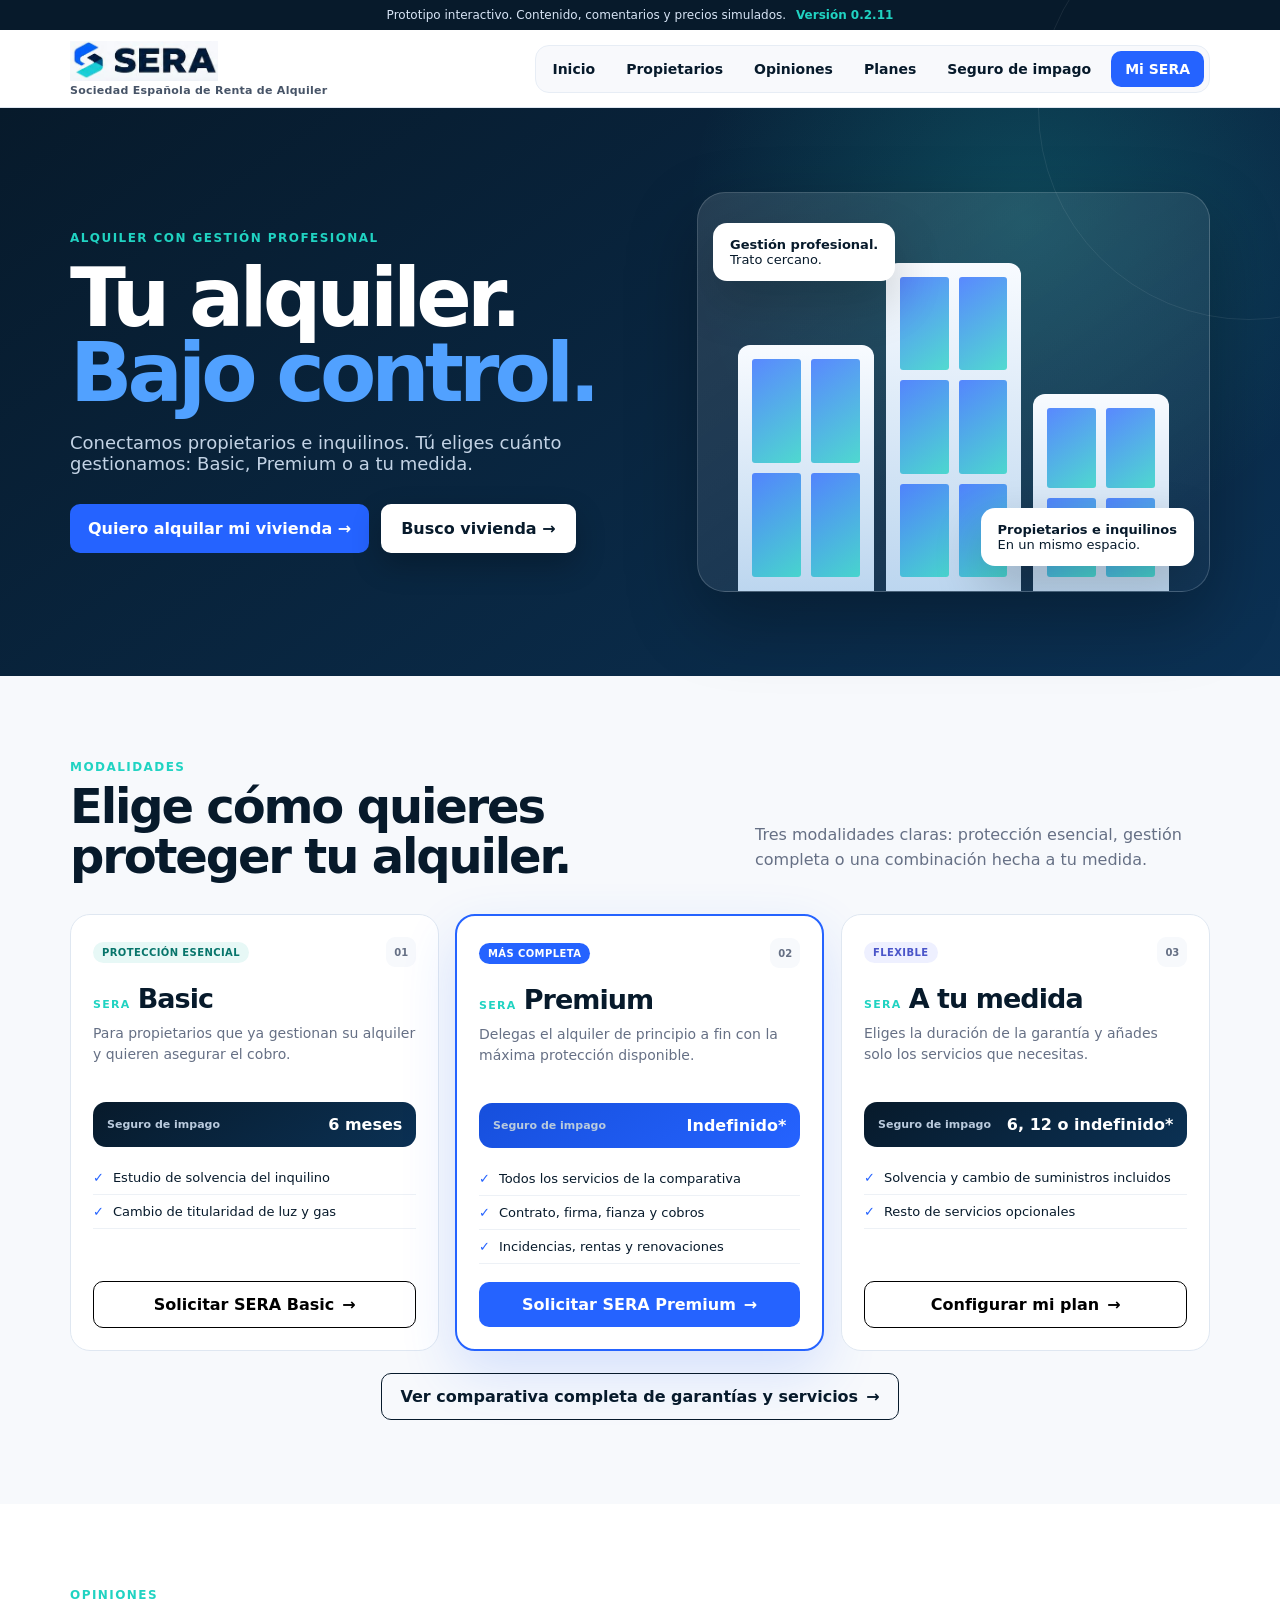
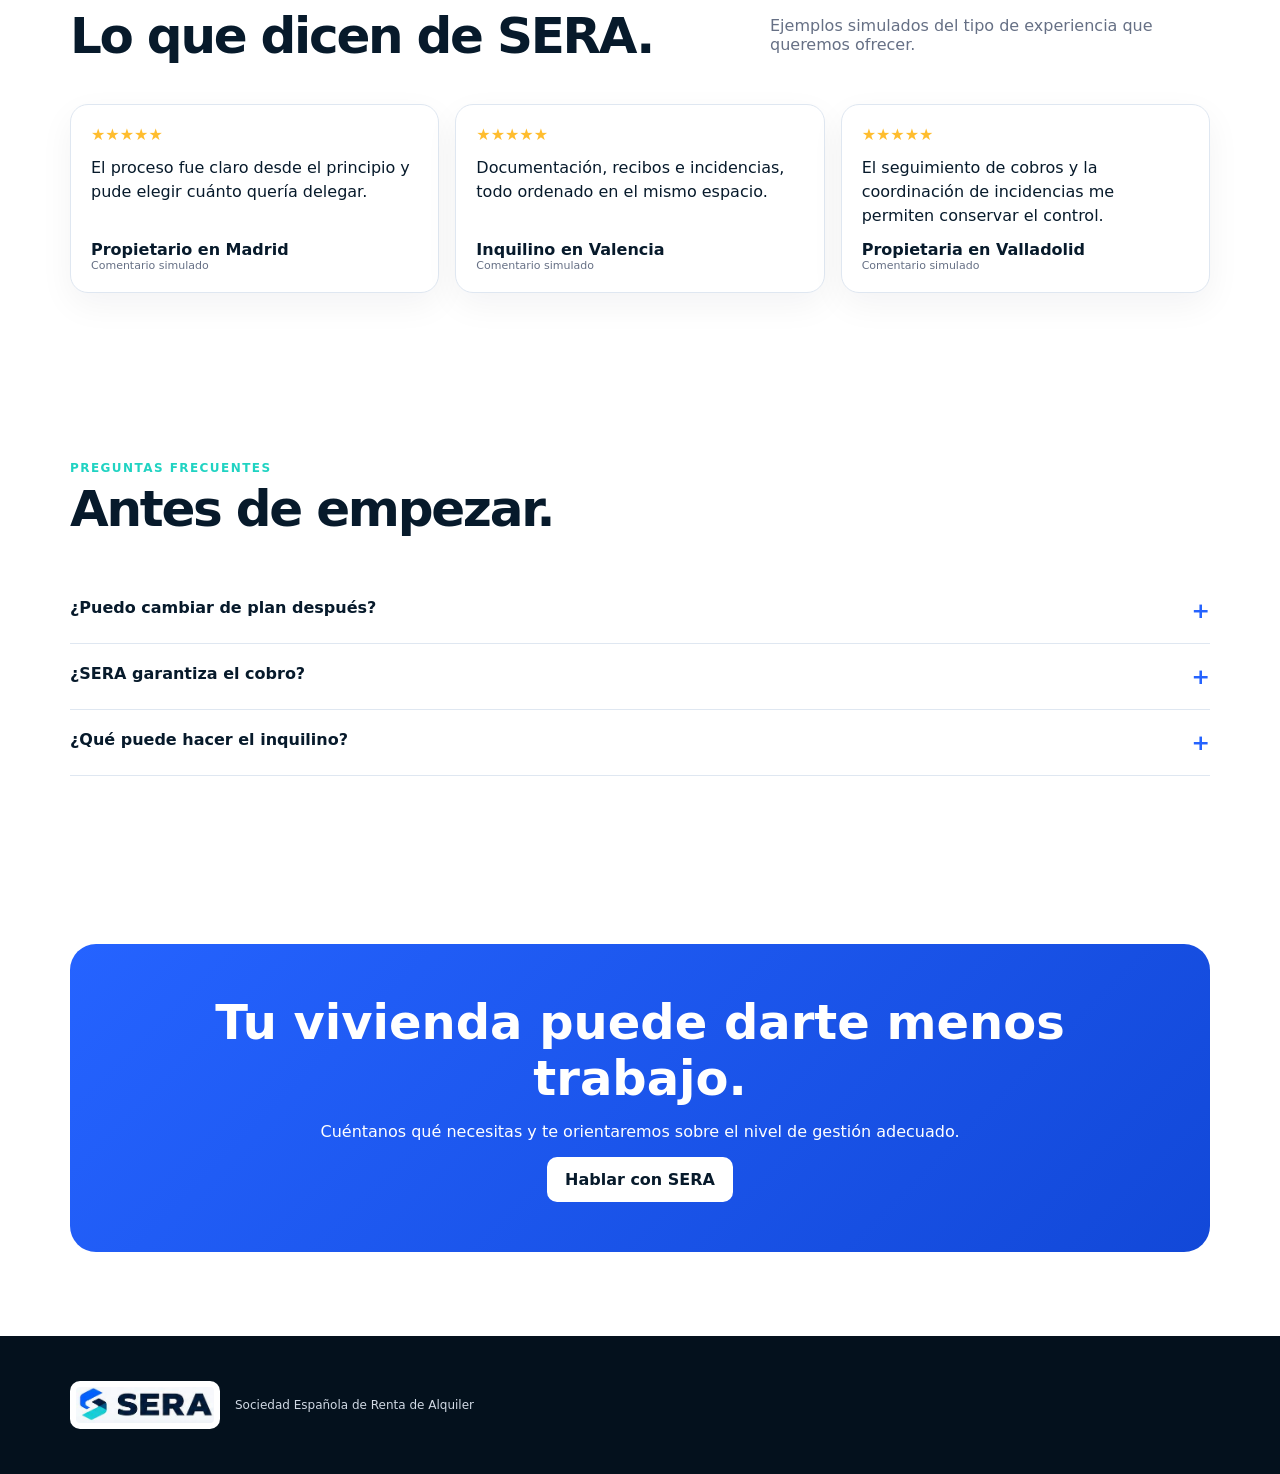
<file: index.html>
<!DOCTYPE html>

<html lang="es"><head><meta charset="utf-8"/><meta content="width=device-width,initial-scale=1" name="viewport"/><meta content="0.2.11" name="application-version"/><title>Inicio | SERA</title><link href="styles.css?v=0.2.11" rel="stylesheet"/></head><body><div class="note">Prototipo interactivo. Contenido, comentarios y precios simulados. <span class="version">Versión 0.2.11</span></div><header><nav class="wrap"><a class="brand" href="index.html"><img alt="SERA" src="[data-uri]"/><small class="brand-name">Sociedad Española de Renta de Alquiler</small></a><div class="links"><a href="index.html">Inicio</a><a href="servicios.html">Propietarios</a><a href="opiniones.html">Opiniones</a><a href="servicios.html#planes">Planes</a><a href="seguro.html">Seguro de impago</a><a class="btn primary" href="mi-sera.html">Mi SERA</a></div><details class="mobile-nav"><summary><span class="hamb"><i></i><i></i><i></i></span>Menú</summary><div class="mobile-nav-panel"><a href="index.html">Inicio</a><a href="servicios.html">Propietarios</a><a href="opiniones.html">Opiniones</a><a href="servicios.html#planes">Planes</a><a href="seguro.html">Seguro de impago</a><a class="btn primary" href="mi-sera.html">Mi SERA</a></div></details></nav></header><main><section class="hero"><div class="wrap hero-grid"><div><div class="eyebrow">Alquiler con gestión profesional</div><h1>Tu alquiler.<span>Bajo control.</span></h1><p>Conectamos propietarios e inquilinos. Tú eliges cuánto gestionamos: Basic, Premium o a tu medida.</p><div class="actions"><button class="btn primary open" data-modal="contactModal" type="button">Quiero alquilar mi vivienda →</button><button class="btn outline tenant-trigger" data-modal="tenantModal" type="button">Busco vivienda →</button></div></div><div class="visual"><div class="buildings"><div class="tower"><i class="w"></i><i class="w"></i><i class="w"></i><i class="w"></i></div><div class="tower"><i class="w"></i><i class="w"></i><i class="w"></i><i class="w"></i><i class="w"></i><i class="w"></i></div><div class="tower"><i class="w"></i><i class="w"></i><i class="w"></i><i class="w"></i></div></div><div class="float f1"><b>Gestión profesional.</b><br/>Trato cercano.</div><div class="float f2"><b>Propietarios e inquilinos</b><br/>En un mismo espacio.</div></div></div></section><section class="section plans" id="planes"><div class="wrap"><div class="section-title plans-title"><div><div class="eyebrow">Modalidades</div><h2>Elige cómo quieres proteger tu alquiler.</h2></div><p>Tres modalidades claras: protección esencial, gestión completa o una combinación hecha a tu medida.</p></div><div class="sera-plans"><article class="sera-plan sp-basic card"><div class="sp-top"><span class="sp-tag">Protección esencial</span><span class="sp-index">01</span></div><h3><small>SERA</small>Basic</h3><p class="sp-lead">Para propietarios que ya gestionan su alquiler y quieren asegurar el cobro.</p><div class="sp-key"><span>Seguro de impago</span><strong>6 meses</strong></div><ul class="sp-list"><li>Estudio de solvencia del inquilino</li><li>Cambio de titularidad de luz y gas</li></ul><button class="btn outline" type="button" data-modal="contactModal" data-plan="SERA Basic">Solicitar SERA Basic <span>→</span></button></article><article class="sera-plan sp-premium card featured"><div class="sp-top"><span class="sp-tag">Más completa</span><span class="sp-index">02</span></div><h3><small>SERA</small>Premium</h3><p class="sp-lead">Delegas el alquiler de principio a fin con la máxima protección disponible.</p><div class="sp-key"><span>Seguro de impago</span><strong>Indefinido*</strong></div><ul class="sp-list"><li>Todos los servicios de la comparativa</li><li>Contrato, firma, fianza y cobros</li><li>Incidencias, rentas y renovaciones</li></ul><button class="btn primary" type="button" data-modal="contactModal" data-plan="SERA Premium">Solicitar SERA Premium <span>→</span></button></article><article class="sera-plan sp-custom card"><div class="sp-top"><span class="sp-tag">Flexible</span><span class="sp-index">03</span></div><h3><small>SERA</small>A tu medida</h3><p class="sp-lead">Eliges la duración de la garantía y añades solo los servicios que necesitas.</p><div class="sp-key"><span>Seguro de impago</span><strong>6, 12 o indefinido*</strong></div><ul class="sp-list"><li>Solvencia y cambio de suministros incluidos</li><li>Resto de servicios opcionales</li></ul><button class="btn outline" type="button" data-modal="planModal" data-plan="SERA A tu medida">Configurar mi plan <span>→</span></button></article></div><div class="plans-more"><a class="btn outline" href="servicios.html#comparativa">Ver comparativa completa de garantías y servicios <span>→</span></a></div></div></section><section class="section" id="opiniones"><div class="wrap"><div class="head"><div><div class="eyebrow">Opiniones</div><h2>Lo que dicen de SERA.</h2></div><p>Ejemplos simulados del tipo de experiencia que queremos ofrecer.</p></div><div class="testimonial-grid"><article class="testimonial-card"><div class="stars">★★★★★</div><blockquote>El proceso fue claro desde el principio y pude elegir cuánto quería delegar.</blockquote><footer><b>Propietario en Madrid</b><span>Comentario simulado</span></footer></article><article class="testimonial-card"><div class="stars">★★★★★</div><blockquote>Documentación, recibos e incidencias, todo ordenado en el mismo espacio.</blockquote><footer><b>Inquilino en Valencia</b><span>Comentario simulado</span></footer></article><article class="testimonial-card"><div class="stars">★★★★★</div><blockquote>El seguimiento de cobros y la coordinación de incidencias me permiten conservar el control.</blockquote><footer><b>Propietaria en Valladolid</b><span>Comentario simulado</span></footer></article></div></div></section><section class="section"><div class="wrap"><div class="head"><div><div class="eyebrow">Preguntas frecuentes</div><h2>Antes de empezar.</h2></div></div><div class="faq"><button>¿Puedo cambiar de plan después?<span>+</span></button><div class="ans">Sí. La propuesta permite adaptar el nivel de gestión conforme cambien las necesidades del propietario.</div></div><div class="faq"><button>¿SERA garantiza el cobro?<span>+</span></button><div class="ans">No directamente. La cobertura corresponde a la aseguradora y está sujeta a las condiciones de la póliza.</div></div><div class="faq"><button>¿Qué puede hacer el inquilino?<span>+</span></button><div class="ans">Consultar contratos y recibos, comunicar incidencias, aportar documentación y recibir avisos.</div></div></div></section><section class="section"><div class="wrap cta"><h2>Tu vivienda puede darte menos trabajo.</h2><p>Cuéntanos qué necesitas y te orientaremos sobre el nivel de gestión adecuado.</p><button class="btn open" data-modal="contactModal" style="background:white;color:var(--n)" type="button">Hablar con SERA</button></div></section></main><footer><div class="wrap footer-brand"><img alt="SERA" src="[data-uri]"/><p>Sociedad Española de Renta de Alquiler</p></div></footer><div aria-hidden="true" class="modal" id="contactModal"><div class="modal-backdrop" data-close-modal=""></div><section aria-labelledby="contactTitle" aria-modal="true" class="modalbox contact-dialog" role="dialog"><div aria-hidden="true" class="modal-accent"><span></span><span></span><span></span></div><button aria-label="Cerrar formulario" class="close" data-close-modal="" type="button">×</button><div class="dialog-heading"><div aria-hidden="true" class="dialog-icon">↗</div><div><div class="eyebrow">Atención personalizada</div><h2 id="contactTitle">Hablar con SERA</h2><p>Cuéntanos tu situación. Te orientaremos hacia la modalidad más adecuada.</p></div></div><form class="form modern-form" data-form-type="propietario" id="contactForm"><label><span>Nombre y apellidos</span><input autocomplete="name" name="nombre" placeholder="Tu nombre" required=""/></label><label><span>Correo electrónico</span><input autocomplete="email" name="email" placeholder="nombre@correo.com" required="" type="email"/></label><label><span>Teléfono</span><input autocomplete="tel" name="telefono" placeholder="600 000 000" required="" type="tel"/></label><label><span>Tipo de gestión</span><select name="gestion"><option>SERA Basic</option><option>SERA Premium</option><option>SERA A tu medida</option><option>No lo tengo claro</option></select></label><label class="full"><span>Provincia</span><input autocomplete="address-level2" name="provincia" placeholder="Provincia"/></label><label class="full"><span>Comentario</span><textarea name="comentario" placeholder="Cuéntanos si ya tienes inquilino, cuándo quieres alquilar o qué necesitas delegar" rows="4"></textarea></label><label class="consent full"><input required="" type="checkbox"/><span>Acepto que SERA utilice estos datos para responder a esta solicitud simulada.</span></label><button class="btn primary full" type="submit">Solicitar información <span>→</span></button></form><p class="form-note">Prototipo: el formulario no envía ni almacena información.</p></section></div><div aria-hidden="true" class="modal tenant-modal" id="tenantModal"><div class="modal-backdrop" data-close-modal=""></div><section aria-labelledby="tenantTitle" aria-modal="true" class="modalbox contact-dialog" role="dialog"><div aria-hidden="true" class="modal-accent tenant-accent"><span></span><span></span><span></span></div><button aria-label="Cerrar formulario" class="close" data-close-modal="" type="button">×</button><div class="dialog-heading"><div aria-hidden="true" class="dialog-icon tenant-icon">⌂</div><div><div class="eyebrow">Búsqueda de vivienda</div><h2 id="tenantTitle">Quiero encontrar vivienda</h2><p>Indícanos qué buscas para poder avisarte cuando tengamos una opción adecuada.</p></div></div><form class="form modern-form" data-form-type="inquilino" id="tenantForm"><label><span>Nombre y apellidos</span><input autocomplete="name" name="nombre" placeholder="Tu nombre" required=""/></label><label><span>Correo electrónico</span><input autocomplete="email" name="email" placeholder="nombre@correo.com" required="" type="email"/></label><label><span>Teléfono</span><input autocomplete="tel" name="telefono" placeholder="600 000 000" required="" type="tel"/></label><label><span>Zona o localidad</span><input name="zona" placeholder="Madrid, Alcobendas..." required=""/></label><label><span>Presupuesto máximo</span><input min="0" name="presupuesto" placeholder="€/mes" step="50" type="number"/></label><label><span>Fecha aproximada</span><input name="fecha" type="date"/></label><label class="full"><span>Necesidades de la vivienda</span><textarea name="comentario" placeholder="Número de habitaciones, mascotas, garaje, accesibilidad u otras preferencias" rows="4"></textarea></label><label class="consent full"><input required="" type="checkbox"/><span>Acepto que SERA utilice estos datos para responder a esta solicitud simulada.</span></label><button class="btn primary full" type="submit">Enviar búsqueda <span>→</span></button></form><p class="form-note">Prototipo: el formulario no envía ni almacena información.</p></section></div><div aria-hidden="true" class="modal plan-modal" id="planModal"><div class="modal-backdrop" data-close-modal=""></div><section aria-labelledby="planTitle" aria-modal="true" class="modalbox contact-dialog plan-dialog" role="dialog"><div aria-hidden="true" class="modal-accent"><span></span><span></span><span></span></div><button aria-label="Cerrar configurador" class="close" data-close-modal="" type="button">×</button><div class="dialog-heading"><div aria-hidden="true" class="dialog-icon">⚙</div><div><div class="eyebrow">SERA A tu medida</div><h2 id="planTitle">Configura tu plan</h2><p>Elige la duración del seguro de impago y activa solo los servicios que necesitas.</p></div></div><form class="form modern-form plan-form" data-form-type="plan" id="planForm" novalidate><fieldset class="cfg-block full"><legend><b>1</b>Seguro de impago</legend><div class="cfg-seg" role="radiogroup" aria-label="Duración del seguro de impago"><label class="cfg-opt"><input checked name="garantia" type="radio" value="6 meses"/><span><b>6 meses</b><small>Esencial</small></span></label><label class="cfg-opt"><input name="garantia" type="radio" value="12 meses"/><span><b>12 meses</b><small>Ampliada</small></span></label><label class="cfg-opt"><input name="garantia" type="radio" value="Indefinido*"/><span><b>Indefinido*</b><small>Máxima</small></span></label></div><p class="cfg-rule" id="cfgRule">Con garantía indefinida se incluyen obligatoriamente la verificación documental, la redacción del contrato y su firma.</p></fieldset><fieldset class="cfg-block full"><legend><b>2</b>Servicios</legend><div class="cfg-group">Siempre incluidos</div><label class="cfg-switch is-locked"><span class="cfg-txt"><b>Estudio de solvencia del inquilino</b><small>Incluido</small></span><input checked disabled role="switch" type="checkbox" data-svc="Estudio de solvencia del inquilino"/><i class="cfg-track"></i></label><label class="cfg-switch is-locked"><span class="cfg-txt"><b>Cambio de titularidad de luz y gas</b><small>Incluido</small></span><input checked disabled role="switch" type="checkbox" data-svc="Cambio de titularidad de luz y gas"/><i class="cfg-track"></i></label><div class="cfg-group">Contrato</div><label class="cfg-switch"><span class="cfg-txt"><b>Verificación y gestión documental</b><small>Opcional</small></span><input data-req="indef" role="switch" type="checkbox" data-svc="Verificación y gestión documental"/><i class="cfg-track"></i></label><label class="cfg-switch"><span class="cfg-txt"><b>Redacción del contrato de alquiler</b><small>Opcional</small></span><input data-req="indef" role="switch" type="checkbox" data-svc="Redacción del contrato de alquiler"/><i class="cfg-track"></i></label><label class="cfg-switch"><span class="cfg-txt"><b>Firma y formalización del contrato</b><small>Opcional</small></span><input data-req="indef" role="switch" type="checkbox" data-svc="Firma y formalización del contrato"/><i class="cfg-track"></i></label><div class="cfg-group">Gestión del alquiler</div><label class="cfg-switch"><span class="cfg-txt"><b>Gestión de fianza y garantías adicionales</b><small>Opcional</small></span><input role="switch" type="checkbox" data-svc="Gestión de fianza y garantías adicionales"/><i class="cfg-track"></i></label><label class="cfg-switch"><span class="cfg-txt"><b>Gestión mensual de cobros</b><small>Opcional</small></span><input role="switch" type="checkbox" data-svc="Gestión mensual de cobros"/><i class="cfg-track"></i></label><label class="cfg-switch"><span class="cfg-txt"><b>Gestión de incidencias y reparaciones</b><small>Opcional</small></span><input role="switch" type="checkbox" data-svc="Gestión de incidencias y reparaciones"/><i class="cfg-track"></i></label><label class="cfg-switch"><span class="cfg-txt"><b>Actualización de rentas y vencimientos</b><small>Opcional</small></span><input role="switch" type="checkbox" data-svc="Actualización de rentas y vencimientos"/><i class="cfg-track"></i></label><label class="cfg-switch"><span class="cfg-txt"><b>Renovación y finalización del contrato</b><small>Opcional</small></span><input role="switch" type="checkbox" data-svc="Renovación y finalización del contrato"/><i class="cfg-track"></i></label><label class="cfg-switch"><span class="cfg-txt"><b>Gestión del pago de la tasa de residuos</b><small>Opcional</small></span><input role="switch" type="checkbox" data-svc="Gestión del pago de la tasa de residuos"/><i class="cfg-track"></i></label></fieldset><fieldset class="cfg-block full"><legend><b>3</b>Tus datos</legend><div class="cfg-fields"><label><span>Nombre y apellidos</span><input autocomplete="name" name="nombre" placeholder="Tu nombre" required/></label><label><span>Correo electrónico</span><input autocomplete="email" name="email" placeholder="nombre@correo.com" required type="email"/></label><label><span>Teléfono</span><input autocomplete="tel" name="telefono" placeholder="600 000 000" required type="tel"/></label><label><span>Provincia</span><input autocomplete="address-level2" name="provincia" placeholder="Provincia"/></label><label class="full"><span>Comentario</span><textarea name="comentario" placeholder="¿Ya tienes inquilino? ¿Cuándo quieres empezar?" rows="3"></textarea></label><label class="consent full"><input required type="checkbox"/><span>Acepto que SERA utilice estos datos para responder a esta solicitud simulada.</span></label></div></fieldset><input name="plan_resumen" type="hidden"/><div class="cfg-footer full"><div class="cfg-sum" aria-live="polite"><b id="cfgSumTitle">Seguro: 6 meses</b><small id="cfgSumText">2 servicios incluidos</small><em class="cfg-premium" id="cfgPremium">Equivale a SERA Premium</em></div><button class="btn primary" type="submit">Enviar mi plan <span>→</span></button></div></form><p class="form-note">*«Indefinido» no significa cobertura ilimitada; depende de las condiciones de la póliza. Prototipo: no se envía ni almacena información.</p></section></div><div aria-live="polite" class="toast" id="toast" role="status">Solicitud simulada correctamente.</div><script defer="" src="app.js?v=0.2.11"></script></body></html>
</file>
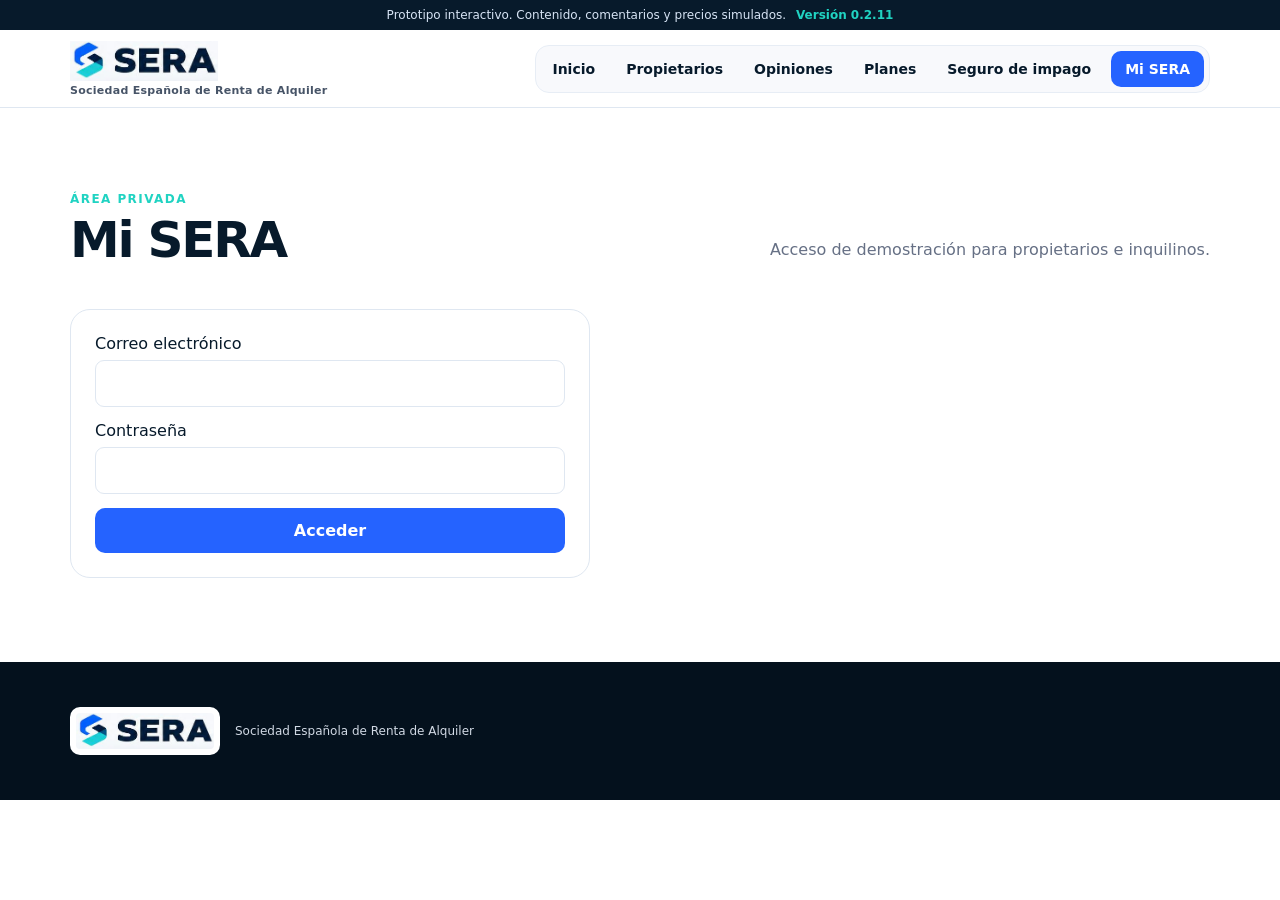
<file: mi-sera.html>
<!DOCTYPE html>

<html lang="es"><head><meta charset="utf-8"/><meta content="width=device-width,initial-scale=1" name="viewport"/><meta content="0.2.11" name="application-version"/><title>Mi SERA | SERA</title><link href="styles.css?v=0.2.11" rel="stylesheet"/></head><body><div class="note">Prototipo interactivo. Contenido, comentarios y precios simulados. <span class="version">Versión 0.2.11</span></div><header><nav class="wrap"><a class="brand" href="index.html"><img alt="SERA" src="[data-uri]"/><small class="brand-name">Sociedad Española de Renta de Alquiler</small></a><div class="links"><a href="index.html">Inicio</a><a href="servicios.html">Propietarios</a><a href="opiniones.html">Opiniones</a><a href="servicios.html#planes">Planes</a><a href="seguro.html">Seguro de impago</a><a class="btn primary" href="mi-sera.html">Mi SERA</a></div><details class="mobile-nav"><summary><span class="hamb"><i></i><i></i><i></i></span>Menú</summary><div class="mobile-nav-panel"><a href="index.html">Inicio</a><a href="servicios.html">Propietarios</a><a href="opiniones.html">Opiniones</a><a href="servicios.html#planes">Planes</a><a href="seguro.html">Seguro de impago</a><a class="btn primary" href="mi-sera.html">Mi SERA</a></div></details></nav></header><main><section class="section"><div class="wrap"><div class="head"><div><div class="eyebrow">Área privada</div><h2>Mi SERA</h2></div><p>Acceso de demostración para propietarios e inquilinos.</p></div><form class="login-card"><label>Correo electrónico<input required="" type="email"/></label><label>Contraseña<input minlength="8" required="" type="password"/></label><button class="btn primary">Acceder</button></form></div></section></main><footer><div class="wrap footer-brand"><img alt="SERA" src="[data-uri]"/><p>Sociedad Española de Renta de Alquiler</p></div></footer><div aria-hidden="true" class="modal" id="contactModal"><div class="modal-backdrop" data-close-modal=""></div><section aria-labelledby="contactTitle" aria-modal="true" class="modalbox contact-dialog" role="dialog"><div aria-hidden="true" class="modal-accent"><span></span><span></span><span></span></div><button aria-label="Cerrar formulario" class="close" data-close-modal="" type="button">×</button><div class="dialog-heading"><div aria-hidden="true" class="dialog-icon">↗</div><div><div class="eyebrow">Atención personalizada</div><h2 id="contactTitle">Hablar con SERA</h2><p>Cuéntanos tu situación. Te orientaremos hacia la modalidad más adecuada.</p></div></div><form class="form modern-form" data-form-type="propietario" id="contactForm"><label><span>Nombre y apellidos</span><input autocomplete="name" name="nombre" placeholder="Tu nombre" required=""/></label><label><span>Correo electrónico</span><input autocomplete="email" name="email" placeholder="nombre@correo.com" required="" type="email"/></label><label><span>Teléfono</span><input autocomplete="tel" name="telefono" placeholder="600 000 000" required="" type="tel"/></label><label><span>Tipo de gestión</span><select name="gestion"><option>SERA Basic</option><option>SERA Premium</option><option>SERA A tu medida</option><option>No lo tengo claro</option></select></label><label class="full"><span>Provincia</span><input autocomplete="address-level2" name="provincia" placeholder="Provincia"/></label><label class="full"><span>Comentario</span><textarea name="comentario" placeholder="Cuéntanos si ya tienes inquilino, cuándo quieres alquilar o qué necesitas delegar" rows="4"></textarea></label><label class="consent full"><input required="" type="checkbox"/><span>Acepto que SERA utilice estos datos para responder a esta solicitud simulada.</span></label><button class="btn primary full" type="submit">Solicitar información <span>→</span></button></form><p class="form-note">Prototipo: el formulario no envía ni almacena información.</p></section></div><div aria-hidden="true" class="modal tenant-modal" id="tenantModal"><div class="modal-backdrop" data-close-modal=""></div><section aria-labelledby="tenantTitle" aria-modal="true" class="modalbox contact-dialog" role="dialog"><div aria-hidden="true" class="modal-accent tenant-accent"><span></span><span></span><span></span></div><button aria-label="Cerrar formulario" class="close" data-close-modal="" type="button">×</button><div class="dialog-heading"><div aria-hidden="true" class="dialog-icon tenant-icon">⌂</div><div><div class="eyebrow">Búsqueda de vivienda</div><h2 id="tenantTitle">Quiero encontrar vivienda</h2><p>Indícanos qué buscas para poder avisarte cuando tengamos una opción adecuada.</p></div></div><form class="form modern-form" data-form-type="inquilino" id="tenantForm"><label><span>Nombre y apellidos</span><input autocomplete="name" name="nombre" placeholder="Tu nombre" required=""/></label><label><span>Correo electrónico</span><input autocomplete="email" name="email" placeholder="nombre@correo.com" required="" type="email"/></label><label><span>Teléfono</span><input autocomplete="tel" name="telefono" placeholder="600 000 000" required="" type="tel"/></label><label><span>Zona o localidad</span><input name="zona" placeholder="Madrid, Alcobendas..." required=""/></label><label><span>Presupuesto máximo</span><input min="0" name="presupuesto" placeholder="€/mes" step="50" type="number"/></label><label><span>Fecha aproximada</span><input name="fecha" type="date"/></label><label class="full"><span>Necesidades de la vivienda</span><textarea name="comentario" placeholder="Número de habitaciones, mascotas, garaje, accesibilidad u otras preferencias" rows="4"></textarea></label><label class="consent full"><input required="" type="checkbox"/><span>Acepto que SERA utilice estos datos para responder a esta solicitud simulada.</span></label><button class="btn primary full" type="submit">Enviar búsqueda <span>→</span></button></form><p class="form-note">Prototipo: el formulario no envía ni almacena información.</p></section></div><div aria-live="polite" class="toast" id="toast" role="status">Solicitud simulada correctamente.</div><script defer="" src="app.js?v=0.2.11"></script></body></html>
</file>
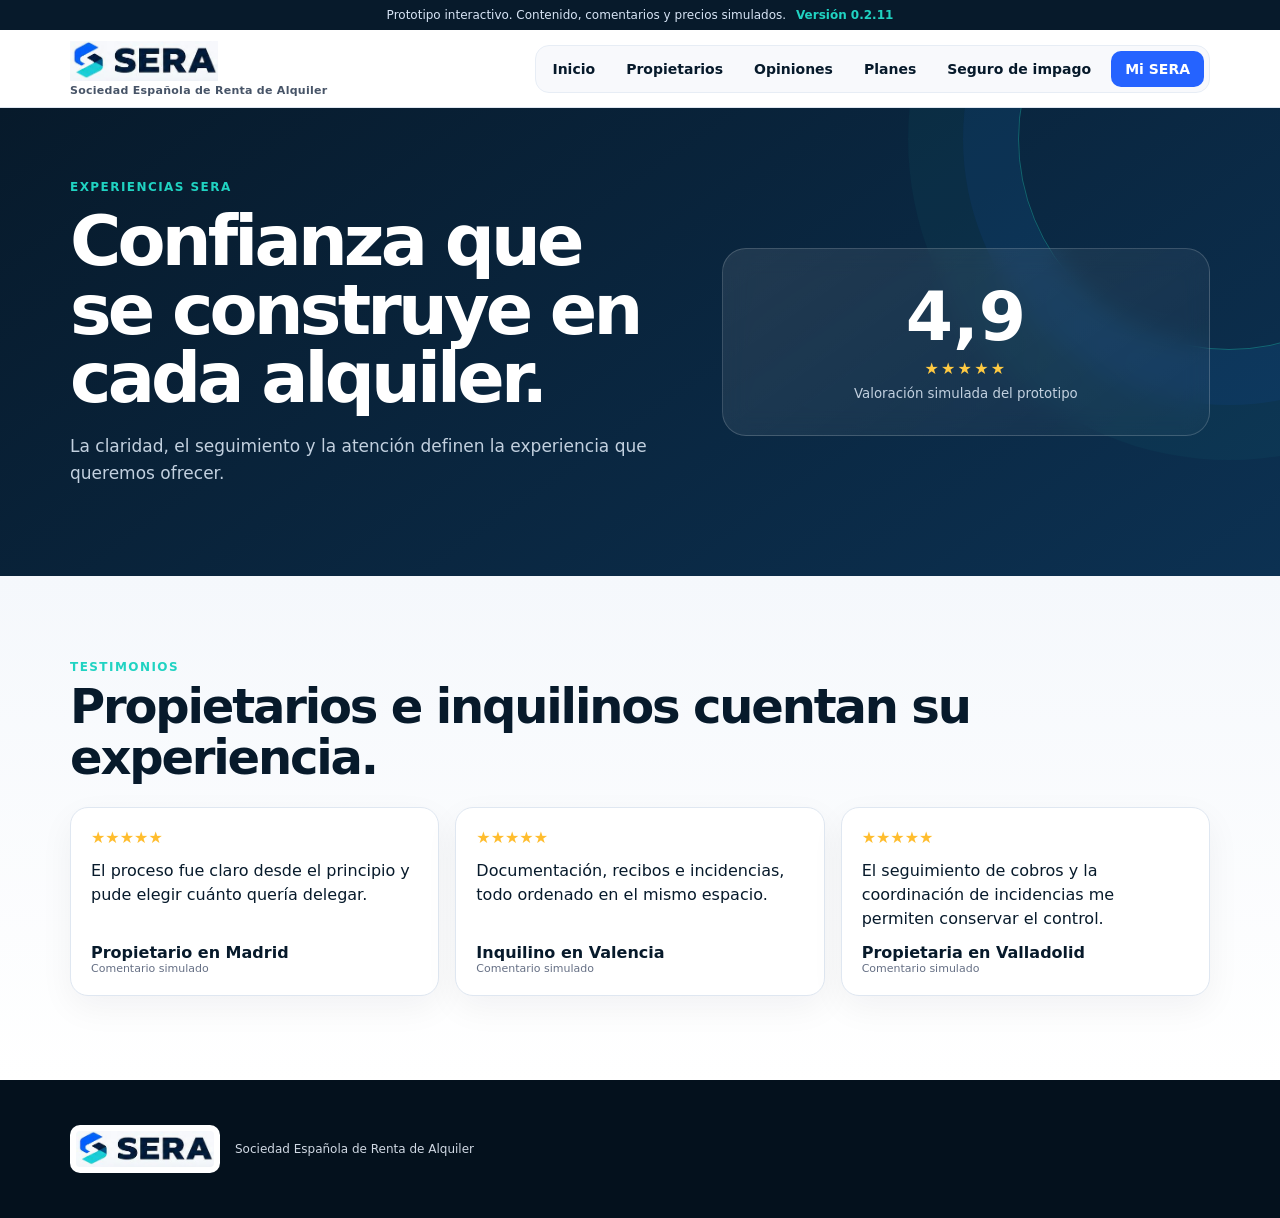
<file: opiniones.html>
<!DOCTYPE html>

<html lang="es"><head><meta charset="utf-8"/><meta content="width=device-width,initial-scale=1" name="viewport"/><meta content="0.2.11" name="application-version"/><title>Opiniones | SERA</title><link href="styles.css?v=0.2.11" rel="stylesheet"/></head><body><div class="note">Prototipo interactivo. Contenido, comentarios y precios simulados. <span class="version">Versión 0.2.11</span></div><header><nav class="wrap"><a class="brand" href="index.html"><img alt="SERA" src="[data-uri]"/><small class="brand-name">Sociedad Española de Renta de Alquiler</small></a><div class="links"><a href="index.html">Inicio</a><a href="servicios.html">Propietarios</a><a href="opiniones.html">Opiniones</a><a href="servicios.html#planes">Planes</a><a href="seguro.html">Seguro de impago</a><a class="btn primary" href="mi-sera.html">Mi SERA</a></div><details class="mobile-nav"><summary><span class="hamb"><i></i><i></i><i></i></span>Menú</summary><div class="mobile-nav-panel"><a href="index.html">Inicio</a><a href="servicios.html">Propietarios</a><a href="opiniones.html">Opiniones</a><a href="servicios.html#planes">Planes</a><a href="seguro.html">Seguro de impago</a><a class="btn primary" href="mi-sera.html">Mi SERA</a></div></details></nav></header><main><section class="subhero opinions-hero"><div class="wrap subhero-grid"><div><div class="eyebrow">Experiencias SERA</div><h1>Confianza que se construye en cada alquiler.</h1><p>La claridad, el seguimiento y la atención definen la experiencia que queremos ofrecer.</p></div><div class="subhero-stat"><strong>4,9</strong><span>★★★★★</span><small>Valoración simulada del prototipo</small></div></div></section><section class="section" id="opiniones"><div class="wrap"><div class="section-title compact-title"><div><div class="eyebrow">Testimonios</div><h2>Propietarios e inquilinos cuentan su experiencia.</h2></div></div><div class="testimonial-grid"><article class="testimonial-card"><div class="stars">★★★★★</div><blockquote>El proceso fue claro desde el principio y pude elegir cuánto quería delegar.</blockquote><footer><b>Propietario en Madrid</b><span>Comentario simulado</span></footer></article><article class="testimonial-card"><div class="stars">★★★★★</div><blockquote>Documentación, recibos e incidencias, todo ordenado en el mismo espacio.</blockquote><footer><b>Inquilino en Valencia</b><span>Comentario simulado</span></footer></article><article class="testimonial-card"><div class="stars">★★★★★</div><blockquote>El seguimiento de cobros y la coordinación de incidencias me permiten conservar el control.</blockquote><footer><b>Propietaria en Valladolid</b><span>Comentario simulado</span></footer></article></div></div></section></main><footer><div class="wrap footer-brand"><img alt="SERA" src="[data-uri]"/><p>Sociedad Española de Renta de Alquiler</p></div></footer><div aria-hidden="true" class="modal" id="contactModal"><div class="modal-backdrop" data-close-modal=""></div><section aria-labelledby="contactTitle" aria-modal="true" class="modalbox contact-dialog" role="dialog"><div aria-hidden="true" class="modal-accent"><span></span><span></span><span></span></div><button aria-label="Cerrar formulario" class="close" data-close-modal="" type="button">×</button><div class="dialog-heading"><div aria-hidden="true" class="dialog-icon">↗</div><div><div class="eyebrow">Atención personalizada</div><h2 id="contactTitle">Hablar con SERA</h2><p>Cuéntanos tu situación. Te orientaremos hacia la modalidad más adecuada.</p></div></div><form class="form modern-form" data-form-type="propietario" id="contactForm"><label><span>Nombre y apellidos</span><input autocomplete="name" name="nombre" placeholder="Tu nombre" required=""/></label><label><span>Correo electrónico</span><input autocomplete="email" name="email" placeholder="nombre@correo.com" required="" type="email"/></label><label><span>Teléfono</span><input autocomplete="tel" name="telefono" placeholder="600 000 000" required="" type="tel"/></label><label><span>Tipo de gestión</span><select name="gestion"><option>SERA Basic</option><option>SERA Premium</option><option>SERA A tu medida</option><option>No lo tengo claro</option></select></label><label class="full"><span>Provincia</span><input autocomplete="address-level2" name="provincia" placeholder="Provincia"/></label><label class="full"><span>Comentario</span><textarea name="comentario" placeholder="Cuéntanos si ya tienes inquilino, cuándo quieres alquilar o qué necesitas delegar" rows="4"></textarea></label><label class="consent full"><input required="" type="checkbox"/><span>Acepto que SERA utilice estos datos para responder a esta solicitud simulada.</span></label><button class="btn primary full" type="submit">Solicitar información <span>→</span></button></form><p class="form-note">Prototipo: el formulario no envía ni almacena información.</p></section></div><div aria-hidden="true" class="modal tenant-modal" id="tenantModal"><div class="modal-backdrop" data-close-modal=""></div><section aria-labelledby="tenantTitle" aria-modal="true" class="modalbox contact-dialog" role="dialog"><div aria-hidden="true" class="modal-accent tenant-accent"><span></span><span></span><span></span></div><button aria-label="Cerrar formulario" class="close" data-close-modal="" type="button">×</button><div class="dialog-heading"><div aria-hidden="true" class="dialog-icon tenant-icon">⌂</div><div><div class="eyebrow">Búsqueda de vivienda</div><h2 id="tenantTitle">Quiero encontrar vivienda</h2><p>Indícanos qué buscas para poder avisarte cuando tengamos una opción adecuada.</p></div></div><form class="form modern-form" data-form-type="inquilino" id="tenantForm"><label><span>Nombre y apellidos</span><input autocomplete="name" name="nombre" placeholder="Tu nombre" required=""/></label><label><span>Correo electrónico</span><input autocomplete="email" name="email" placeholder="nombre@correo.com" required="" type="email"/></label><label><span>Teléfono</span><input autocomplete="tel" name="telefono" placeholder="600 000 000" required="" type="tel"/></label><label><span>Zona o localidad</span><input name="zona" placeholder="Madrid, Alcobendas..." required=""/></label><label><span>Presupuesto máximo</span><input min="0" name="presupuesto" placeholder="€/mes" step="50" type="number"/></label><label><span>Fecha aproximada</span><input name="fecha" type="date"/></label><label class="full"><span>Necesidades de la vivienda</span><textarea name="comentario" placeholder="Número de habitaciones, mascotas, garaje, accesibilidad u otras preferencias" rows="4"></textarea></label><label class="consent full"><input required="" type="checkbox"/><span>Acepto que SERA utilice estos datos para responder a esta solicitud simulada.</span></label><button class="btn primary full" type="submit">Enviar búsqueda <span>→</span></button></form><p class="form-note">Prototipo: el formulario no envía ni almacena información.</p></section></div><div aria-live="polite" class="toast" id="toast" role="status">Solicitud simulada correctamente.</div><script defer="" src="app.js?v=0.2.11"></script></body></html>
</file>
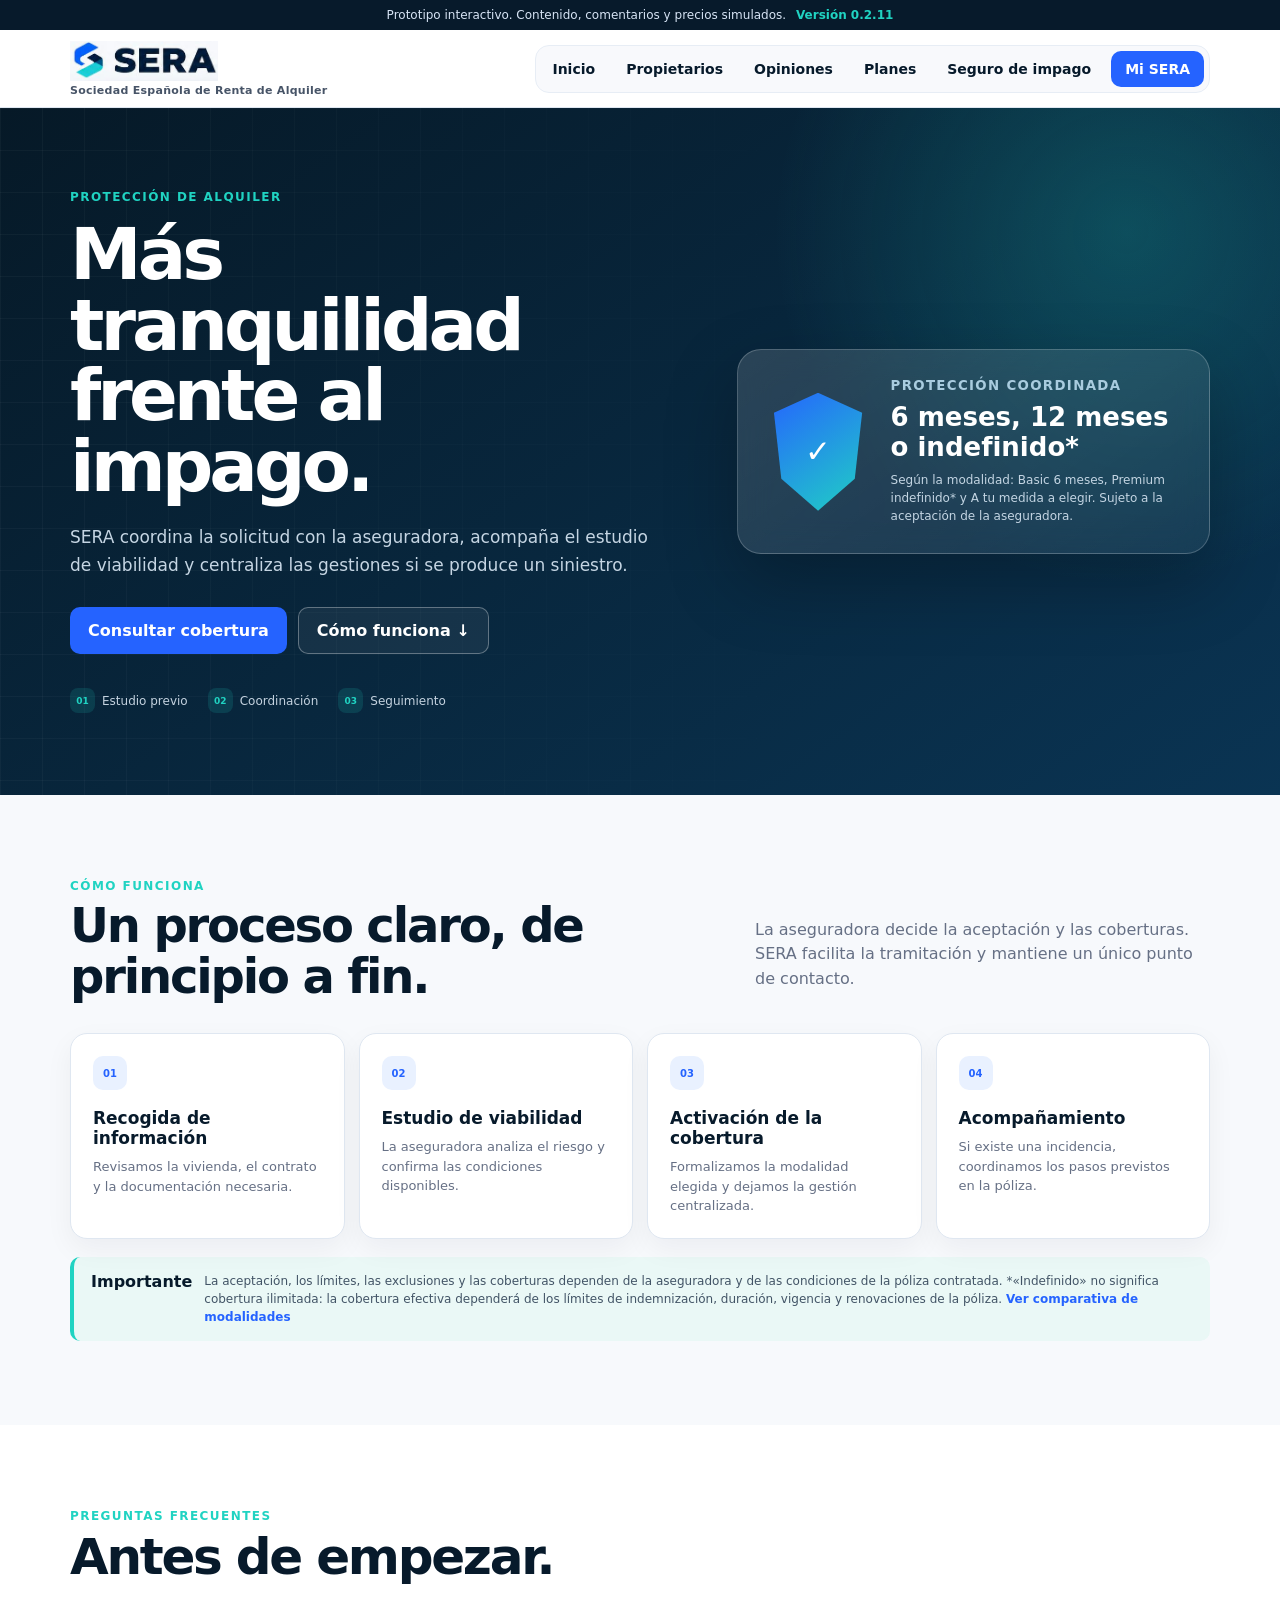
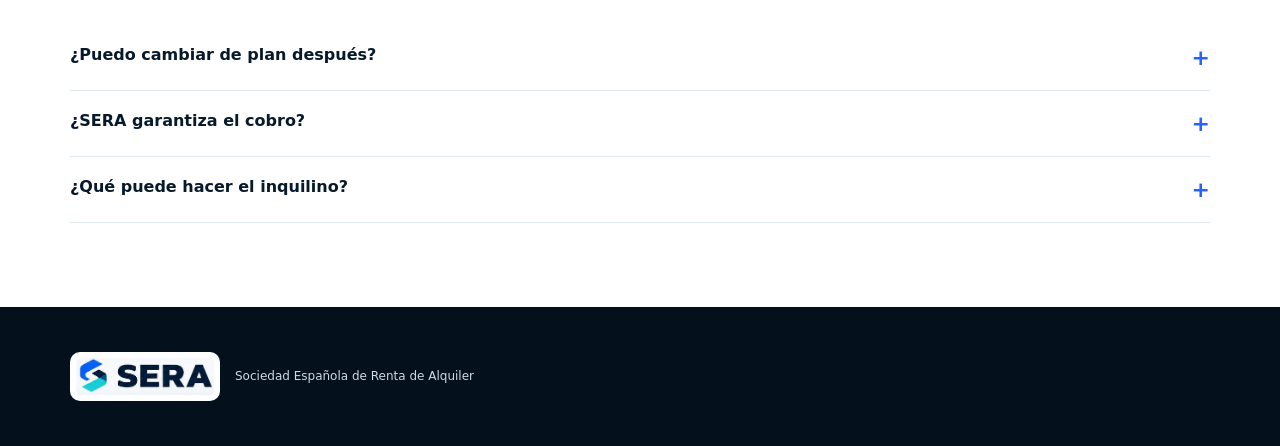
<file: seguro.html>
<!DOCTYPE html>

<html lang="es"><head><meta charset="utf-8"/><meta content="width=device-width,initial-scale=1" name="viewport"/><meta content="0.2.11" name="application-version"/><title>Seguro de impago | SERA</title><link href="styles.css?v=0.2.11" rel="stylesheet"/></head><body><div class="note">Prototipo interactivo. Contenido, comentarios y precios simulados. <span class="version">Versión 0.2.11</span></div><header><nav class="wrap"><a class="brand" href="index.html"><img alt="SERA" src="[data-uri]"/><small class="brand-name">Sociedad Española de Renta de Alquiler</small></a><div class="links"><a href="index.html">Inicio</a><a href="servicios.html">Propietarios</a><a href="opiniones.html">Opiniones</a><a href="servicios.html#planes">Planes</a><a href="seguro.html">Seguro de impago</a><a class="btn primary" href="mi-sera.html">Mi SERA</a></div><details class="mobile-nav"><summary><span class="hamb"><i></i><i></i><i></i></span>Menú</summary><div class="mobile-nav-panel"><a href="index.html">Inicio</a><a href="servicios.html">Propietarios</a><a href="opiniones.html">Opiniones</a><a href="servicios.html#planes">Planes</a><a href="seguro.html">Seguro de impago</a><a class="btn primary" href="mi-sera.html">Mi SERA</a></div></details></nav></header><main><section class="insurance-hero" id="seguro"><div class="wrap insurance-hero-grid"><div class="insurance-copy"><div class="eyebrow">Protección de alquiler</div><h1>Más tranquilidad frente al impago.</h1><p>SERA coordina la solicitud con la aseguradora, acompaña el estudio de viabilidad y centraliza las gestiones si se produce un siniestro.</p><div class="insurance-actions"><button class="btn primary" data-modal="contactModal" type="button">Consultar cobertura</button><a class="btn insurance-link" href="#como-funciona">Cómo funciona ↓</a></div><div class="insurance-trust"><span><b>01</b> Estudio previo</span><span><b>02</b> Coordinación</span><span><b>03</b> Seguimiento</span></div></div><div class="insurance-panel"><div aria-hidden="true" class="protection-mark"><span></span><i>✓</i></div><div><small>Protección coordinada</small><strong>6 meses, 12 meses o indefinido*</strong><p>Según la modalidad: Basic 6 meses, Premium indefinido* y A tu medida a elegir. Sujeto a la aceptación de la aseguradora.</p></div></div></div></section><section class="section insurance-process" id="como-funciona"><div class="wrap"><div class="section-title"><div><div class="eyebrow">Cómo funciona</div><h2>Un proceso claro, de principio a fin.</h2></div><p>La aseguradora decide la aceptación y las coberturas. SERA facilita la tramitación y mantiene un único punto de contacto.</p></div><div class="process-grid"><article><span>01</span><h3>Recogida de información</h3><p>Revisamos la vivienda, el contrato y la documentación necesaria.</p></article><article><span>02</span><h3>Estudio de viabilidad</h3><p>La aseguradora analiza el riesgo y confirma las condiciones disponibles.</p></article><article><span>03</span><h3>Activación de la cobertura</h3><p>Formalizamos la modalidad elegida y dejamos la gestión centralizada.</p></article><article><span>04</span><h3>Acompañamiento</h3><p>Si existe una incidencia, coordinamos los pasos previstos en la póliza.</p></article></div><div class="insurance-notice"><b>Importante</b><p>La aceptación, los límites, las exclusiones y las coberturas dependen de la aseguradora y de las condiciones de la póliza contratada. *«Indefinido» no significa cobertura ilimitada: la cobertura efectiva dependerá de los límites de indemnización, duración, vigencia y renovaciones de la póliza. <a href="servicios.html#comparativa" style="color:var(--b);font-weight:800">Ver comparativa de modalidades</a></p></div></div></section><section class="section"><div class="wrap"><div class="head"><div><div class="eyebrow">Preguntas frecuentes</div><h2>Antes de empezar.</h2></div></div><div class="faq"><button>¿Puedo cambiar de plan después?<span>+</span></button><div class="ans">Sí. La propuesta permite adaptar el nivel de gestión conforme cambien las necesidades del propietario.</div></div><div class="faq"><button>¿SERA garantiza el cobro?<span>+</span></button><div class="ans">No directamente. La cobertura corresponde a la aseguradora y está sujeta a las condiciones de la póliza.</div></div><div class="faq"><button>¿Qué puede hacer el inquilino?<span>+</span></button><div class="ans">Consultar contratos y recibos, comunicar incidencias, aportar documentación y recibir avisos.</div></div></div></section></main><footer><div class="wrap footer-brand"><img alt="SERA" src="[data-uri]"/><p>Sociedad Española de Renta de Alquiler</p></div></footer><div aria-hidden="true" class="modal" id="contactModal"><div class="modal-backdrop" data-close-modal=""></div><section aria-labelledby="contactTitle" aria-modal="true" class="modalbox contact-dialog" role="dialog"><div aria-hidden="true" class="modal-accent"><span></span><span></span><span></span></div><button aria-label="Cerrar formulario" class="close" data-close-modal="" type="button">×</button><div class="dialog-heading"><div aria-hidden="true" class="dialog-icon">↗</div><div><div class="eyebrow">Atención personalizada</div><h2 id="contactTitle">Hablar con SERA</h2><p>Cuéntanos tu situación. Te orientaremos hacia la modalidad más adecuada.</p></div></div><form class="form modern-form" data-form-type="propietario" id="contactForm"><label><span>Nombre y apellidos</span><input autocomplete="name" name="nombre" placeholder="Tu nombre" required=""/></label><label><span>Correo electrónico</span><input autocomplete="email" name="email" placeholder="nombre@correo.com" required="" type="email"/></label><label><span>Teléfono</span><input autocomplete="tel" name="telefono" placeholder="600 000 000" required="" type="tel"/></label><label><span>Tipo de gestión</span><select name="gestion"><option>SERA Basic</option><option>SERA Premium</option><option>SERA A tu medida</option><option>No lo tengo claro</option></select></label><label class="full"><span>Provincia</span><input autocomplete="address-level2" name="provincia" placeholder="Provincia"/></label><label class="full"><span>Comentario</span><textarea name="comentario" placeholder="Cuéntanos si ya tienes inquilino, cuándo quieres alquilar o qué necesitas delegar" rows="4"></textarea></label><label class="consent full"><input required="" type="checkbox"/><span>Acepto que SERA utilice estos datos para responder a esta solicitud simulada.</span></label><button class="btn primary full" type="submit">Solicitar información <span>→</span></button></form><p class="form-note">Prototipo: el formulario no envía ni almacena información.</p></section></div><div aria-hidden="true" class="modal tenant-modal" id="tenantModal"><div class="modal-backdrop" data-close-modal=""></div><section aria-labelledby="tenantTitle" aria-modal="true" class="modalbox contact-dialog" role="dialog"><div aria-hidden="true" class="modal-accent tenant-accent"><span></span><span></span><span></span></div><button aria-label="Cerrar formulario" class="close" data-close-modal="" type="button">×</button><div class="dialog-heading"><div aria-hidden="true" class="dialog-icon tenant-icon">⌂</div><div><div class="eyebrow">Búsqueda de vivienda</div><h2 id="tenantTitle">Quiero encontrar vivienda</h2><p>Indícanos qué buscas para poder avisarte cuando tengamos una opción adecuada.</p></div></div><form class="form modern-form" data-form-type="inquilino" id="tenantForm"><label><span>Nombre y apellidos</span><input autocomplete="name" name="nombre" placeholder="Tu nombre" required=""/></label><label><span>Correo electrónico</span><input autocomplete="email" name="email" placeholder="nombre@correo.com" required="" type="email"/></label><label><span>Teléfono</span><input autocomplete="tel" name="telefono" placeholder="600 000 000" required="" type="tel"/></label><label><span>Zona o localidad</span><input name="zona" placeholder="Madrid, Alcobendas..." required=""/></label><label><span>Presupuesto máximo</span><input min="0" name="presupuesto" placeholder="€/mes" step="50" type="number"/></label><label><span>Fecha aproximada</span><input name="fecha" type="date"/></label><label class="full"><span>Necesidades de la vivienda</span><textarea name="comentario" placeholder="Número de habitaciones, mascotas, garaje, accesibilidad u otras preferencias" rows="4"></textarea></label><label class="consent full"><input required="" type="checkbox"/><span>Acepto que SERA utilice estos datos para responder a esta solicitud simulada.</span></label><button class="btn primary full" type="submit">Enviar búsqueda <span>→</span></button></form><p class="form-note">Prototipo: el formulario no envía ni almacena información.</p></section></div><div aria-live="polite" class="toast" id="toast" role="status">Solicitud simulada correctamente.</div><script defer="" src="app.js?v=0.2.11"></script></body></html>
</file>
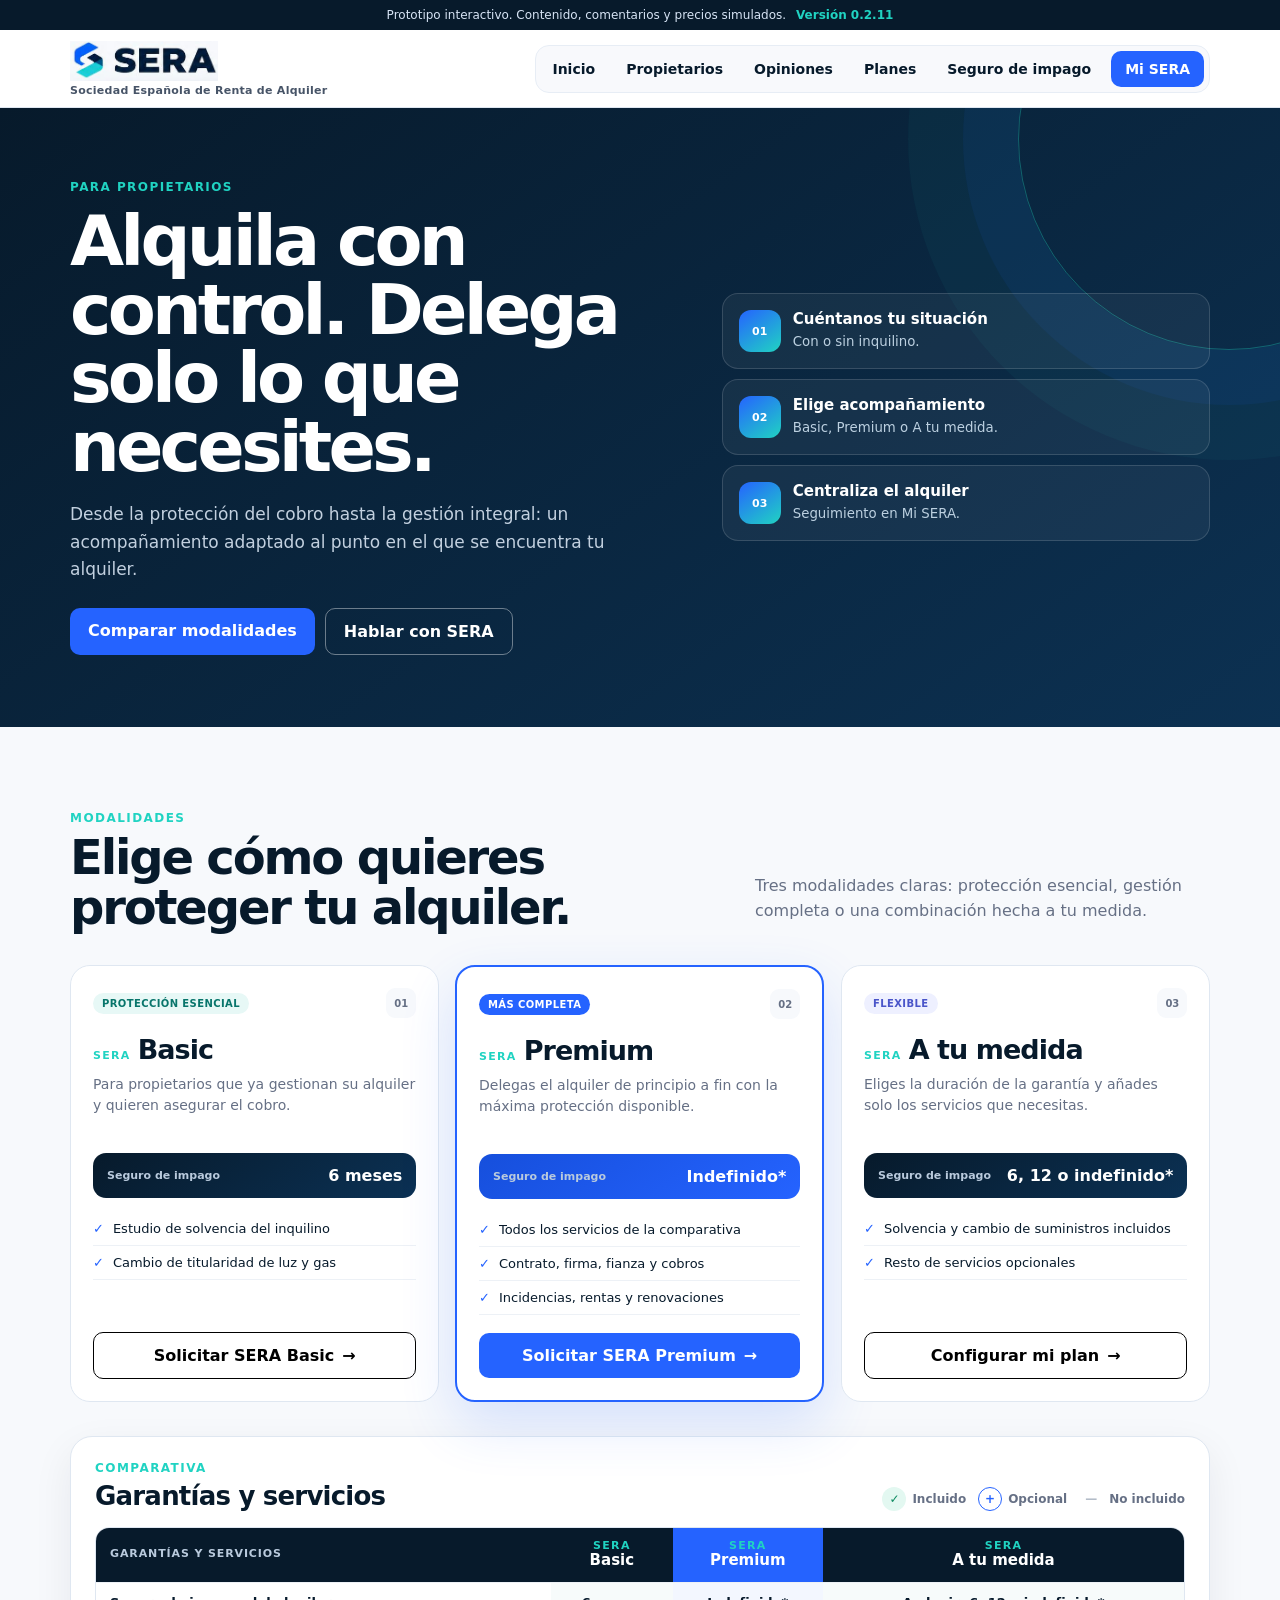
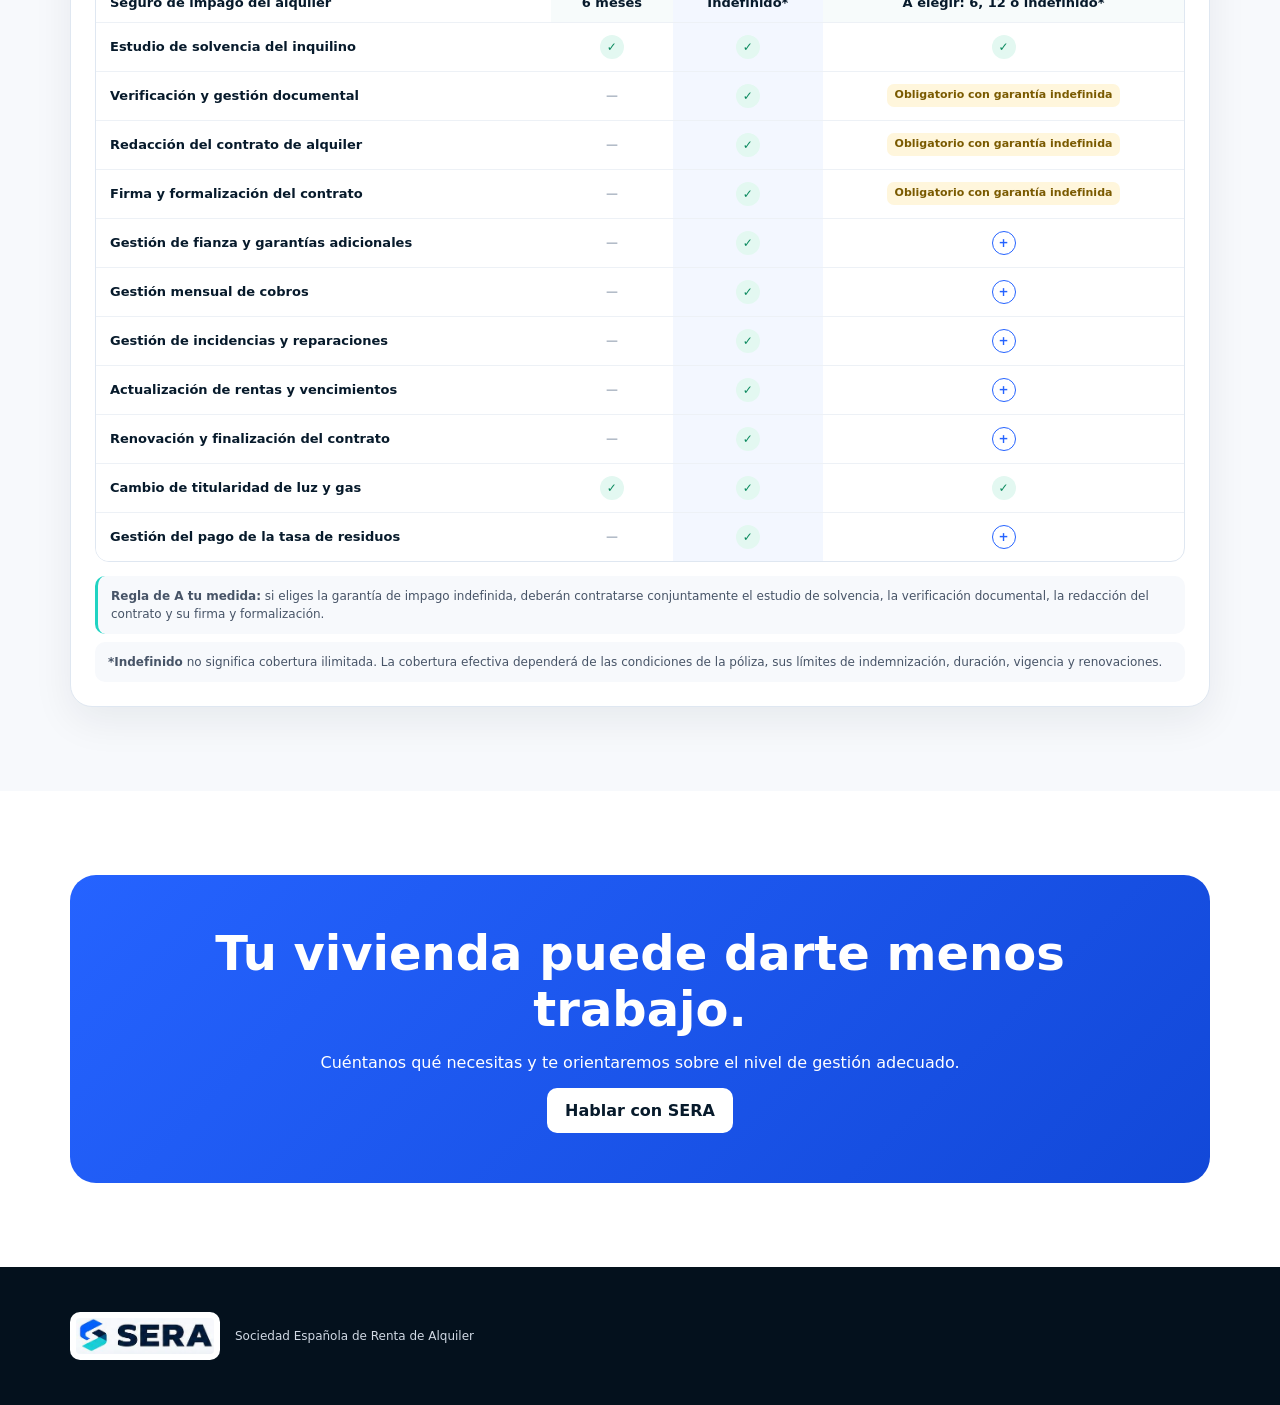
<file: servicios.html>
<!DOCTYPE html>

<html lang="es"><head><meta charset="utf-8"/><meta content="width=device-width,initial-scale=1" name="viewport"/><meta content="0.2.11" name="application-version"/><title>Servicios | SERA</title><link href="styles.css?v=0.2.11" rel="stylesheet"/></head><body><div class="note">Prototipo interactivo. Contenido, comentarios y precios simulados. <span class="version">Versión 0.2.11</span></div><header><nav class="wrap"><a class="brand" href="index.html"><img alt="SERA" src="[data-uri]"/><small class="brand-name">Sociedad Española de Renta de Alquiler</small></a><div class="links"><a href="index.html">Inicio</a><a href="servicios.html">Propietarios</a><a href="opiniones.html">Opiniones</a><a href="servicios.html#planes">Planes</a><a href="seguro.html">Seguro de impago</a><a class="btn primary" href="mi-sera.html">Mi SERA</a></div><details class="mobile-nav"><summary><span class="hamb"><i></i><i></i><i></i></span>Menú</summary><div class="mobile-nav-panel"><a href="index.html">Inicio</a><a href="servicios.html">Propietarios</a><a href="opiniones.html">Opiniones</a><a href="servicios.html#planes">Planes</a><a href="seguro.html">Seguro de impago</a><a class="btn primary" href="mi-sera.html">Mi SERA</a></div></details></nav></header><main><section class="subhero owner-hero"><div class="wrap subhero-grid"><div><div class="eyebrow">Para propietarios</div><h1>Alquila con control. Delega solo lo que necesites.</h1><p>Desde la protección del cobro hasta la gestión integral: un acompañamiento adaptado al punto en el que se encuentra tu alquiler.</p><div class="subhero-actions"><a class="btn primary" href="#comparativa">Comparar modalidades</a><button class="btn outline open" data-modal="contactModal" type="button">Hablar con SERA</button></div></div><div class="owner-steps"><div><span>01</span><b>Cuéntanos tu situación</b><small>Con o sin inquilino.</small></div><div><span>02</span><b>Elige acompañamiento</b><small>Basic, Premium o A tu medida.</small></div><div><span>03</span><b>Centraliza el alquiler</b><small>Seguimiento en Mi SERA.</small></div></div></div></section><section class="section plans" id="planes"><div class="wrap"><div class="section-title plans-title"><div><div class="eyebrow">Modalidades</div><h2>Elige cómo quieres proteger tu alquiler.</h2></div><p>Tres modalidades claras: protección esencial, gestión completa o una combinación hecha a tu medida.</p></div><div class="sera-plans"><article class="sera-plan sp-basic card"><div class="sp-top"><span class="sp-tag">Protección esencial</span><span class="sp-index">01</span></div><h3><small>SERA</small>Basic</h3><p class="sp-lead">Para propietarios que ya gestionan su alquiler y quieren asegurar el cobro.</p><div class="sp-key"><span>Seguro de impago</span><strong>6 meses</strong></div><ul class="sp-list"><li>Estudio de solvencia del inquilino</li><li>Cambio de titularidad de luz y gas</li></ul><button class="btn outline" type="button" data-modal="contactModal" data-plan="SERA Basic">Solicitar SERA Basic <span>→</span></button></article><article class="sera-plan sp-premium card featured"><div class="sp-top"><span class="sp-tag">Más completa</span><span class="sp-index">02</span></div><h3><small>SERA</small>Premium</h3><p class="sp-lead">Delegas el alquiler de principio a fin con la máxima protección disponible.</p><div class="sp-key"><span>Seguro de impago</span><strong>Indefinido*</strong></div><ul class="sp-list"><li>Todos los servicios de la comparativa</li><li>Contrato, firma, fianza y cobros</li><li>Incidencias, rentas y renovaciones</li></ul><button class="btn primary" type="button" data-modal="contactModal" data-plan="SERA Premium">Solicitar SERA Premium <span>→</span></button></article><article class="sera-plan sp-custom card"><div class="sp-top"><span class="sp-tag">Flexible</span><span class="sp-index">03</span></div><h3><small>SERA</small>A tu medida</h3><p class="sp-lead">Eliges la duración de la garantía y añades solo los servicios que necesitas.</p><div class="sp-key"><span>Seguro de impago</span><strong>6, 12 o indefinido*</strong></div><ul class="sp-list"><li>Solvencia y cambio de suministros incluidos</li><li>Resto de servicios opcionales</li></ul><button class="btn outline" type="button" data-modal="planModal" data-plan="SERA A tu medida">Configurar mi plan <span>→</span></button></article></div><div class="compare" id="comparativa"><div class="compare-head"><div><div class="eyebrow">Comparativa</div><h3>Garantías y servicios</h3></div><div class="compare-legend" aria-label="Leyenda"><span><i class="cv inc">✓</i>Incluido</span><span><i class="cv opt">+</i>Opcional</span><span><i class="cv no">—</i>No incluido</span></div></div><div class="compare-tabs" role="tablist" aria-label="Elegir modalidad"><button type="button" role="tab" data-col="1" aria-selected="false">Basic</button><button type="button" role="tab" data-col="2" aria-selected="true">Premium</button><button type="button" role="tab" data-col="3" aria-selected="false">A tu medida</button></div><div class="compare-scroll"><table class="compare-table" data-show="2"><thead><tr><th scope="col">Garantías y servicios</th><th scope="col" class="c1"><small>SERA</small>Basic</th><th scope="col" class="c2 hl"><small>SERA</small>Premium</th><th scope="col" class="c3"><small>SERA</small>A tu medida</th></tr></thead><tbody><tr class="row-key"><th scope="row">Seguro de impago del alquiler</th><td class="c1"><b class="cv-txt">6 meses</b></td><td class="c2 hl"><b class="cv-txt">Indefinido*</b></td><td class="c3"><b class="cv-txt">A elegir: 6, 12 o indefinido*</b></td></tr><tr><th scope="row">Estudio de solvencia del inquilino</th><td class="c1"><i class="cv inc">✓</i></td><td class="c2 hl"><i class="cv inc">✓</i></td><td class="c3"><i class="cv inc">✓</i></td></tr><tr><th scope="row">Verificación y gestión documental</th><td class="c1"><i class="cv no">—</i></td><td class="c2 hl"><i class="cv inc">✓</i></td><td class="c3"><span class="cv-req">Obligatorio con garantía indefinida</span></td></tr><tr><th scope="row">Redacción del contrato de alquiler</th><td class="c1"><i class="cv no">—</i></td><td class="c2 hl"><i class="cv inc">✓</i></td><td class="c3"><span class="cv-req">Obligatorio con garantía indefinida</span></td></tr><tr><th scope="row">Firma y formalización del contrato</th><td class="c1"><i class="cv no">—</i></td><td class="c2 hl"><i class="cv inc">✓</i></td><td class="c3"><span class="cv-req">Obligatorio con garantía indefinida</span></td></tr><tr><th scope="row">Gestión de fianza y garantías adicionales</th><td class="c1"><i class="cv no">—</i></td><td class="c2 hl"><i class="cv inc">✓</i></td><td class="c3"><i class="cv opt">+</i></td></tr><tr><th scope="row">Gestión mensual de cobros</th><td class="c1"><i class="cv no">—</i></td><td class="c2 hl"><i class="cv inc">✓</i></td><td class="c3"><i class="cv opt">+</i></td></tr><tr><th scope="row">Gestión de incidencias y reparaciones</th><td class="c1"><i class="cv no">—</i></td><td class="c2 hl"><i class="cv inc">✓</i></td><td class="c3"><i class="cv opt">+</i></td></tr><tr><th scope="row">Actualización de rentas y vencimientos</th><td class="c1"><i class="cv no">—</i></td><td class="c2 hl"><i class="cv inc">✓</i></td><td class="c3"><i class="cv opt">+</i></td></tr><tr><th scope="row">Renovación y finalización del contrato</th><td class="c1"><i class="cv no">—</i></td><td class="c2 hl"><i class="cv inc">✓</i></td><td class="c3"><i class="cv opt">+</i></td></tr><tr><th scope="row">Cambio de titularidad de luz y gas</th><td class="c1"><i class="cv inc">✓</i></td><td class="c2 hl"><i class="cv inc">✓</i></td><td class="c3"><i class="cv inc">✓</i></td></tr><tr><th scope="row">Gestión del pago de la tasa de residuos</th><td class="c1"><i class="cv no">—</i></td><td class="c2 hl"><i class="cv inc">✓</i></td><td class="c3"><i class="cv opt">+</i></td></tr></tbody></table></div><div class="compare-notes"><p><b>Regla de A tu medida:</b> si eliges la garantía de impago indefinida, deberán contratarse conjuntamente el estudio de solvencia, la verificación documental, la redacción del contrato y su firma y formalización.</p><p><b>*Indefinido</b> no significa cobertura ilimitada. La cobertura efectiva dependerá de las condiciones de la póliza, sus límites de indemnización, duración, vigencia y renovaciones.</p></div></div></div></section><section class="section"><div class="wrap cta"><h2>Tu vivienda puede darte menos trabajo.</h2><p>Cuéntanos qué necesitas y te orientaremos sobre el nivel de gestión adecuado.</p><button class="btn open" data-modal="contactModal" style="background:white;color:var(--n)" type="button">Hablar con SERA</button></div></section></main><footer><div class="wrap footer-brand"><img alt="SERA" src="[data-uri]"/><p>Sociedad Española de Renta de Alquiler</p></div></footer><div aria-hidden="true" class="modal" id="contactModal"><div class="modal-backdrop" data-close-modal=""></div><section aria-labelledby="contactTitle" aria-modal="true" class="modalbox contact-dialog" role="dialog"><div aria-hidden="true" class="modal-accent"><span></span><span></span><span></span></div><button aria-label="Cerrar formulario" class="close" data-close-modal="" type="button">×</button><div class="dialog-heading"><div aria-hidden="true" class="dialog-icon">↗</div><div><div class="eyebrow">Atención personalizada</div><h2 id="contactTitle">Hablar con SERA</h2><p>Cuéntanos tu situación. Te orientaremos hacia la modalidad más adecuada.</p></div></div><form class="form modern-form" data-form-type="propietario" id="contactForm"><label><span>Nombre y apellidos</span><input autocomplete="name" name="nombre" placeholder="Tu nombre" required=""/></label><label><span>Correo electrónico</span><input autocomplete="email" name="email" placeholder="nombre@correo.com" required="" type="email"/></label><label><span>Teléfono</span><input autocomplete="tel" name="telefono" placeholder="600 000 000" required="" type="tel"/></label><label><span>Tipo de gestión</span><select name="gestion"><option>SERA Basic</option><option>SERA Premium</option><option>SERA A tu medida</option><option>No lo tengo claro</option></select></label><label class="full"><span>Provincia</span><input autocomplete="address-level2" name="provincia" placeholder="Provincia"/></label><label class="full"><span>Comentario</span><textarea name="comentario" placeholder="Cuéntanos si ya tienes inquilino, cuándo quieres alquilar o qué necesitas delegar" rows="4"></textarea></label><label class="consent full"><input required="" type="checkbox"/><span>Acepto que SERA utilice estos datos para responder a esta solicitud simulada.</span></label><button class="btn primary full" type="submit">Solicitar información <span>→</span></button></form><p class="form-note">Prototipo: el formulario no envía ni almacena información.</p></section></div><div aria-hidden="true" class="modal tenant-modal" id="tenantModal"><div class="modal-backdrop" data-close-modal=""></div><section aria-labelledby="tenantTitle" aria-modal="true" class="modalbox contact-dialog" role="dialog"><div aria-hidden="true" class="modal-accent tenant-accent"><span></span><span></span><span></span></div><button aria-label="Cerrar formulario" class="close" data-close-modal="" type="button">×</button><div class="dialog-heading"><div aria-hidden="true" class="dialog-icon tenant-icon">⌂</div><div><div class="eyebrow">Búsqueda de vivienda</div><h2 id="tenantTitle">Quiero encontrar vivienda</h2><p>Indícanos qué buscas para poder avisarte cuando tengamos una opción adecuada.</p></div></div><form class="form modern-form" data-form-type="inquilino" id="tenantForm"><label><span>Nombre y apellidos</span><input autocomplete="name" name="nombre" placeholder="Tu nombre" required=""/></label><label><span>Correo electrónico</span><input autocomplete="email" name="email" placeholder="nombre@correo.com" required="" type="email"/></label><label><span>Teléfono</span><input autocomplete="tel" name="telefono" placeholder="600 000 000" required="" type="tel"/></label><label><span>Zona o localidad</span><input name="zona" placeholder="Madrid, Alcobendas..." required=""/></label><label><span>Presupuesto máximo</span><input min="0" name="presupuesto" placeholder="€/mes" step="50" type="number"/></label><label><span>Fecha aproximada</span><input name="fecha" type="date"/></label><label class="full"><span>Necesidades de la vivienda</span><textarea name="comentario" placeholder="Número de habitaciones, mascotas, garaje, accesibilidad u otras preferencias" rows="4"></textarea></label><label class="consent full"><input required="" type="checkbox"/><span>Acepto que SERA utilice estos datos para responder a esta solicitud simulada.</span></label><button class="btn primary full" type="submit">Enviar búsqueda <span>→</span></button></form><p class="form-note">Prototipo: el formulario no envía ni almacena información.</p></section></div><div aria-hidden="true" class="modal plan-modal" id="planModal"><div class="modal-backdrop" data-close-modal=""></div><section aria-labelledby="planTitle" aria-modal="true" class="modalbox contact-dialog plan-dialog" role="dialog"><div aria-hidden="true" class="modal-accent"><span></span><span></span><span></span></div><button aria-label="Cerrar configurador" class="close" data-close-modal="" type="button">×</button><div class="dialog-heading"><div aria-hidden="true" class="dialog-icon">⚙</div><div><div class="eyebrow">SERA A tu medida</div><h2 id="planTitle">Configura tu plan</h2><p>Elige la duración del seguro de impago y activa solo los servicios que necesitas.</p></div></div><form class="form modern-form plan-form" data-form-type="plan" id="planForm" novalidate><fieldset class="cfg-block full"><legend><b>1</b>Seguro de impago</legend><div class="cfg-seg" role="radiogroup" aria-label="Duración del seguro de impago"><label class="cfg-opt"><input checked name="garantia" type="radio" value="6 meses"/><span><b>6 meses</b><small>Esencial</small></span></label><label class="cfg-opt"><input name="garantia" type="radio" value="12 meses"/><span><b>12 meses</b><small>Ampliada</small></span></label><label class="cfg-opt"><input name="garantia" type="radio" value="Indefinido*"/><span><b>Indefinido*</b><small>Máxima</small></span></label></div><p class="cfg-rule" id="cfgRule">Con garantía indefinida se incluyen obligatoriamente la verificación documental, la redacción del contrato y su firma.</p></fieldset><fieldset class="cfg-block full"><legend><b>2</b>Servicios</legend><div class="cfg-group">Siempre incluidos</div><label class="cfg-switch is-locked"><span class="cfg-txt"><b>Estudio de solvencia del inquilino</b><small>Incluido</small></span><input checked disabled role="switch" type="checkbox" data-svc="Estudio de solvencia del inquilino"/><i class="cfg-track"></i></label><label class="cfg-switch is-locked"><span class="cfg-txt"><b>Cambio de titularidad de luz y gas</b><small>Incluido</small></span><input checked disabled role="switch" type="checkbox" data-svc="Cambio de titularidad de luz y gas"/><i class="cfg-track"></i></label><div class="cfg-group">Contrato</div><label class="cfg-switch"><span class="cfg-txt"><b>Verificación y gestión documental</b><small>Opcional</small></span><input data-req="indef" role="switch" type="checkbox" data-svc="Verificación y gestión documental"/><i class="cfg-track"></i></label><label class="cfg-switch"><span class="cfg-txt"><b>Redacción del contrato de alquiler</b><small>Opcional</small></span><input data-req="indef" role="switch" type="checkbox" data-svc="Redacción del contrato de alquiler"/><i class="cfg-track"></i></label><label class="cfg-switch"><span class="cfg-txt"><b>Firma y formalización del contrato</b><small>Opcional</small></span><input data-req="indef" role="switch" type="checkbox" data-svc="Firma y formalización del contrato"/><i class="cfg-track"></i></label><div class="cfg-group">Gestión del alquiler</div><label class="cfg-switch"><span class="cfg-txt"><b>Gestión de fianza y garantías adicionales</b><small>Opcional</small></span><input role="switch" type="checkbox" data-svc="Gestión de fianza y garantías adicionales"/><i class="cfg-track"></i></label><label class="cfg-switch"><span class="cfg-txt"><b>Gestión mensual de cobros</b><small>Opcional</small></span><input role="switch" type="checkbox" data-svc="Gestión mensual de cobros"/><i class="cfg-track"></i></label><label class="cfg-switch"><span class="cfg-txt"><b>Gestión de incidencias y reparaciones</b><small>Opcional</small></span><input role="switch" type="checkbox" data-svc="Gestión de incidencias y reparaciones"/><i class="cfg-track"></i></label><label class="cfg-switch"><span class="cfg-txt"><b>Actualización de rentas y vencimientos</b><small>Opcional</small></span><input role="switch" type="checkbox" data-svc="Actualización de rentas y vencimientos"/><i class="cfg-track"></i></label><label class="cfg-switch"><span class="cfg-txt"><b>Renovación y finalización del contrato</b><small>Opcional</small></span><input role="switch" type="checkbox" data-svc="Renovación y finalización del contrato"/><i class="cfg-track"></i></label><label class="cfg-switch"><span class="cfg-txt"><b>Gestión del pago de la tasa de residuos</b><small>Opcional</small></span><input role="switch" type="checkbox" data-svc="Gestión del pago de la tasa de residuos"/><i class="cfg-track"></i></label></fieldset><fieldset class="cfg-block full"><legend><b>3</b>Tus datos</legend><div class="cfg-fields"><label><span>Nombre y apellidos</span><input autocomplete="name" name="nombre" placeholder="Tu nombre" required/></label><label><span>Correo electrónico</span><input autocomplete="email" name="email" placeholder="nombre@correo.com" required type="email"/></label><label><span>Teléfono</span><input autocomplete="tel" name="telefono" placeholder="600 000 000" required type="tel"/></label><label><span>Provincia</span><input autocomplete="address-level2" name="provincia" placeholder="Provincia"/></label><label class="full"><span>Comentario</span><textarea name="comentario" placeholder="¿Ya tienes inquilino? ¿Cuándo quieres empezar?" rows="3"></textarea></label><label class="consent full"><input required type="checkbox"/><span>Acepto que SERA utilice estos datos para responder a esta solicitud simulada.</span></label></div></fieldset><input name="plan_resumen" type="hidden"/><div class="cfg-footer full"><div class="cfg-sum" aria-live="polite"><b id="cfgSumTitle">Seguro: 6 meses</b><small id="cfgSumText">2 servicios incluidos</small><em class="cfg-premium" id="cfgPremium">Equivale a SERA Premium</em></div><button class="btn primary" type="submit">Enviar mi plan <span>→</span></button></div></form><p class="form-note">*«Indefinido» no significa cobertura ilimitada; depende de las condiciones de la póliza. Prototipo: no se envía ni almacena información.</p></section></div><div aria-live="polite" class="toast" id="toast" role="status">Solicitud simulada correctamente.</div><script defer="" src="app.js?v=0.2.11"></script></body></html>
</file>
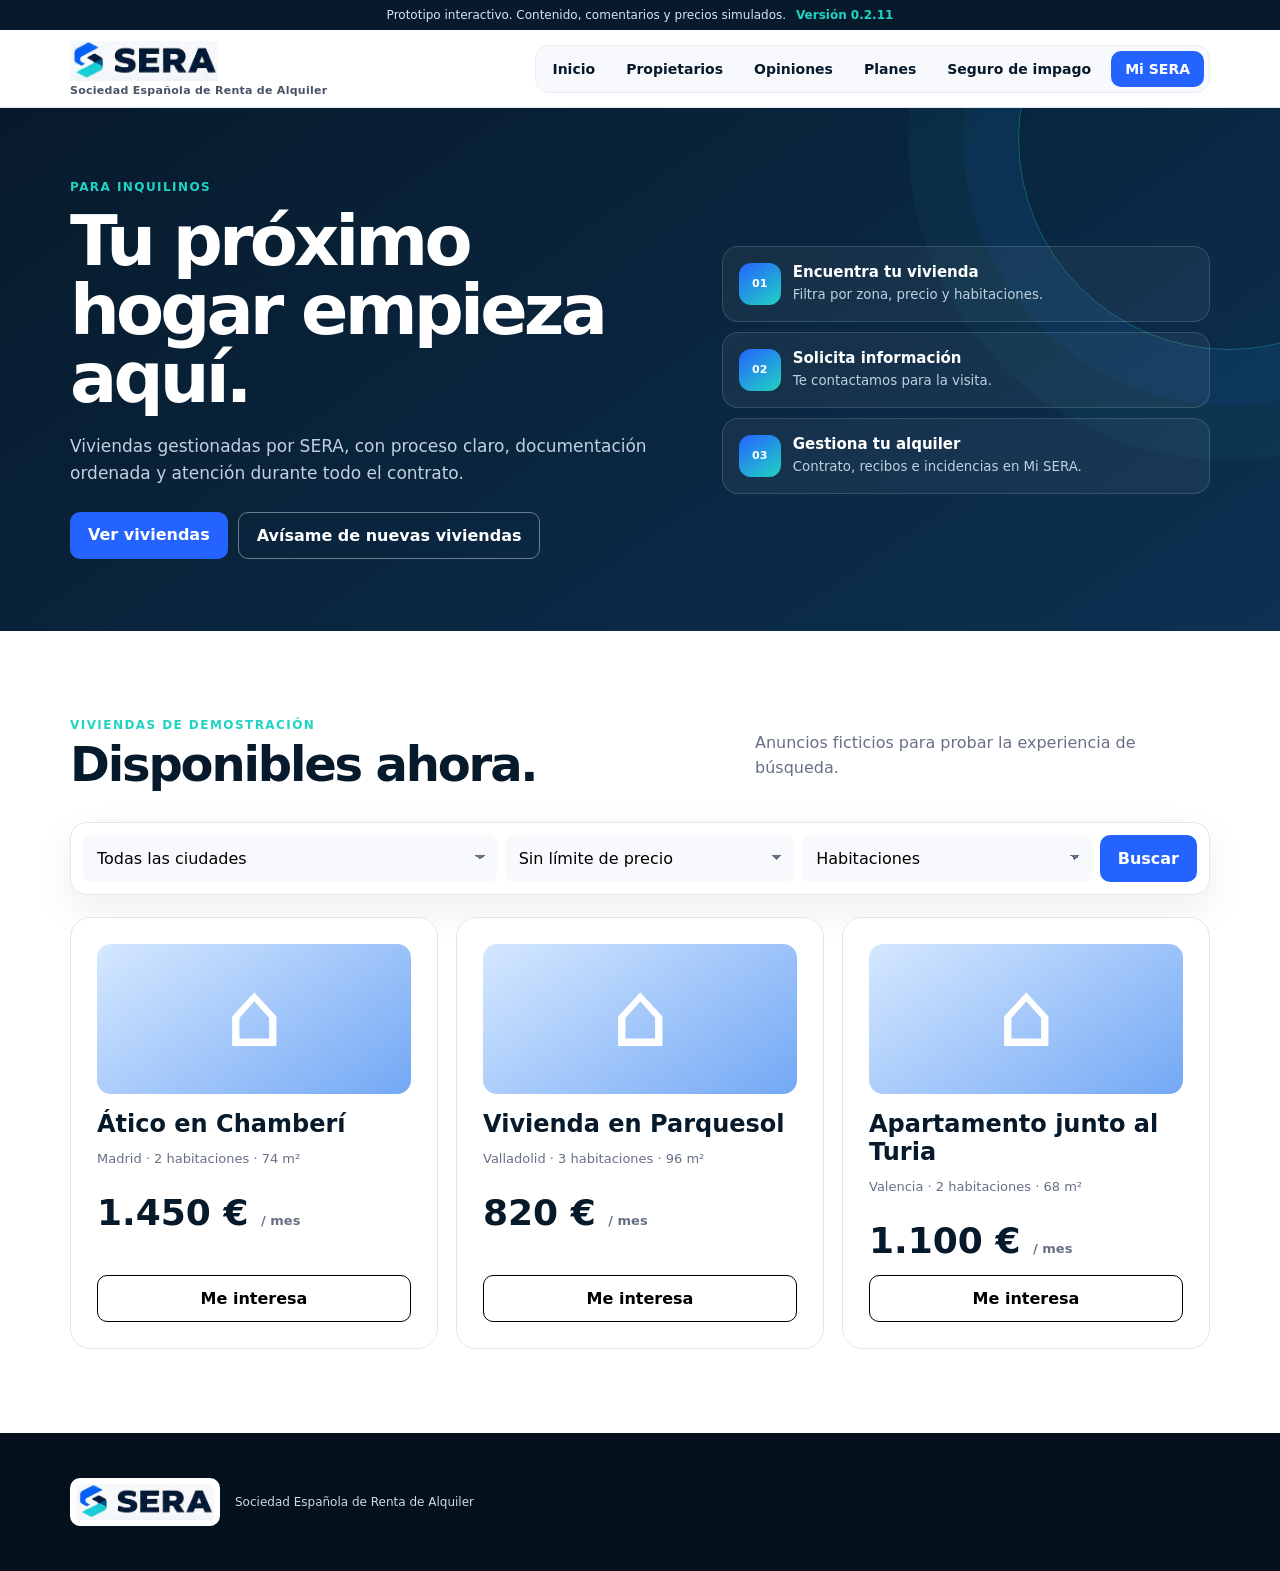
<file: viviendas.html>
<!DOCTYPE html>

<html lang="es"><head><meta charset="utf-8"/><meta content="width=device-width,initial-scale=1" name="viewport"/><meta content="0.2.11" name="application-version"/><title>Viviendas | SERA</title><link href="styles.css?v=0.2.11" rel="stylesheet"/></head><body><div class="note">Prototipo interactivo. Contenido, comentarios y precios simulados. <span class="version">Versión 0.2.11</span></div><header><nav class="wrap"><a class="brand" href="index.html"><img alt="SERA" src="[data-uri]"/><small class="brand-name">Sociedad Española de Renta de Alquiler</small></a><div class="links"><a href="index.html">Inicio</a><a href="servicios.html">Propietarios</a><a href="opiniones.html">Opiniones</a><a href="servicios.html#planes">Planes</a><a href="seguro.html">Seguro de impago</a><a class="btn primary" href="mi-sera.html">Mi SERA</a></div><details class="mobile-nav"><summary><span class="hamb"><i></i><i></i><i></i></span>Menú</summary><div class="mobile-nav-panel"><a href="index.html">Inicio</a><a href="servicios.html">Propietarios</a><a href="opiniones.html">Opiniones</a><a href="servicios.html#planes">Planes</a><a href="seguro.html">Seguro de impago</a><a class="btn primary" href="mi-sera.html">Mi SERA</a></div></details></nav></header><main><section class="subhero"><div class="wrap subhero-grid"><div><div class="eyebrow">Para inquilinos</div><h1>Tu próximo hogar empieza aquí.</h1><p>Viviendas gestionadas por SERA, con proceso claro, documentación ordenada y atención durante todo el contrato.</p><div class="subhero-actions"><a class="btn primary" href="#viviendas">Ver viviendas</a><button class="btn outline" data-modal="tenantModal" type="button">Avísame de nuevas viviendas</button></div></div><div class="owner-steps"><div><span>01</span><b>Encuentra tu vivienda</b><small>Filtra por zona, precio y habitaciones.</small></div><div><span>02</span><b>Solicita información</b><small>Te contactamos para la visita.</small></div><div><span>03</span><b>Gestiona tu alquiler</b><small>Contrato, recibos e incidencias en Mi SERA.</small></div></div></div></section><section class="section" id="viviendas"><div class="wrap"><div class="section-title"><div><div class="eyebrow">Viviendas de demostración</div><h2>Disponibles ahora.</h2></div><p>Anuncios ficticios para probar la experiencia de búsqueda.</p></div><div class="search"><select id="city" aria-label="Ciudad"><option value="all">Todas las ciudades</option><option>Madrid</option><option>Valladolid</option><option>Valencia</option></select><select id="maxPrice" aria-label="Precio máximo"><option value="99999">Sin límite de precio</option><option value="900">Hasta 900 €</option><option value="1200">Hasta 1.200 €</option><option value="1500">Hasta 1.500 €</option></select><select id="rooms" aria-label="Habitaciones"><option value="0">Habitaciones</option><option value="1">1 o más</option><option value="2">2 o más</option><option value="3">3 o más</option></select><button class="btn primary" id="searchHomes" type="button">Buscar</button></div><div class="grid3" style="margin-top:22px"><article class="card property" data-city="Madrid" data-price="1450" data-rooms="2"><div class="home"></div><h3>Ático en Chamberí</h3><p class="meta">Madrid · 2 habitaciones · 74 m²</p><div class="price">1.450 € <small>/ mes</small></div><button class="btn outline" type="button" data-modal="tenantModal" data-home="Ático en Chamberí">Me interesa</button></article><article class="card property" data-city="Valladolid" data-price="820" data-rooms="3"><div class="home"></div><h3>Vivienda en Parquesol</h3><p class="meta">Valladolid · 3 habitaciones · 96 m²</p><div class="price">820 € <small>/ mes</small></div><button class="btn outline" type="button" data-modal="tenantModal" data-home="Vivienda en Parquesol">Me interesa</button></article><article class="card property" data-city="Valencia" data-price="1100" data-rooms="2"><div class="home"></div><h3>Apartamento junto al Turia</h3><p class="meta">Valencia · 2 habitaciones · 68 m²</p><div class="price">1.100 € <small>/ mes</small></div><button class="btn outline" type="button" data-modal="tenantModal" data-home="Apartamento junto al Turia">Me interesa</button></article><p class="home-empty" id="homesEmpty">No hay viviendas con esos filtros. Prueba otra combinación o pide que te avisemos.</p></div></div></section></main><footer><div class="wrap footer-brand"><img alt="SERA" src="[data-uri]"/><p>Sociedad Española de Renta de Alquiler</p></div></footer><div aria-hidden="true" class="modal" id="contactModal"><div class="modal-backdrop" data-close-modal=""></div><section aria-labelledby="contactTitle" aria-modal="true" class="modalbox contact-dialog" role="dialog"><div aria-hidden="true" class="modal-accent"><span></span><span></span><span></span></div><button aria-label="Cerrar formulario" class="close" data-close-modal="" type="button">×</button><div class="dialog-heading"><div aria-hidden="true" class="dialog-icon">↗</div><div><div class="eyebrow">Atención personalizada</div><h2 id="contactTitle">Hablar con SERA</h2><p>Cuéntanos tu situación. Te orientaremos hacia la modalidad más adecuada.</p></div></div><form class="form modern-form" data-form-type="propietario" id="contactForm"><label><span>Nombre y apellidos</span><input autocomplete="name" name="nombre" placeholder="Tu nombre" required=""/></label><label><span>Correo electrónico</span><input autocomplete="email" name="email" placeholder="nombre@correo.com" required="" type="email"/></label><label><span>Teléfono</span><input autocomplete="tel" name="telefono" placeholder="600 000 000" required="" type="tel"/></label><label><span>Tipo de gestión</span><select name="gestion"><option>SERA Basic</option><option>SERA Premium</option><option>SERA A tu medida</option><option>No lo tengo claro</option></select></label><label class="full"><span>Provincia</span><input autocomplete="address-level2" name="provincia" placeholder="Provincia"/></label><label class="full"><span>Comentario</span><textarea name="comentario" placeholder="Cuéntanos si ya tienes inquilino, cuándo quieres alquilar o qué necesitas delegar" rows="4"></textarea></label><label class="consent full"><input required="" type="checkbox"/><span>Acepto que SERA utilice estos datos para responder a esta solicitud simulada.</span></label><button class="btn primary full" type="submit">Solicitar información <span>→</span></button></form><p class="form-note">Prototipo: el formulario no envía ni almacena información.</p></section></div><div aria-hidden="true" class="modal tenant-modal" id="tenantModal"><div class="modal-backdrop" data-close-modal=""></div><section aria-labelledby="tenantTitle" aria-modal="true" class="modalbox contact-dialog" role="dialog"><div aria-hidden="true" class="modal-accent tenant-accent"><span></span><span></span><span></span></div><button aria-label="Cerrar formulario" class="close" data-close-modal="" type="button">×</button><div class="dialog-heading"><div aria-hidden="true" class="dialog-icon tenant-icon">⌂</div><div><div class="eyebrow">Búsqueda de vivienda</div><h2 id="tenantTitle">Quiero encontrar vivienda</h2><p>Indícanos qué buscas para poder avisarte cuando tengamos una opción adecuada.</p></div></div><form class="form modern-form" data-form-type="inquilino" id="tenantForm"><label><span>Nombre y apellidos</span><input autocomplete="name" name="nombre" placeholder="Tu nombre" required=""/></label><label><span>Correo electrónico</span><input autocomplete="email" name="email" placeholder="nombre@correo.com" required="" type="email"/></label><label><span>Teléfono</span><input autocomplete="tel" name="telefono" placeholder="600 000 000" required="" type="tel"/></label><label><span>Zona o localidad</span><input name="zona" placeholder="Madrid, Alcobendas..." required=""/></label><label><span>Presupuesto máximo</span><input min="0" name="presupuesto" placeholder="€/mes" step="50" type="number"/></label><label><span>Fecha aproximada</span><input name="fecha" type="date"/></label><label class="full"><span>Necesidades de la vivienda</span><textarea name="comentario" placeholder="Número de habitaciones, mascotas, garaje, accesibilidad u otras preferencias" rows="4"></textarea></label><label class="consent full"><input required="" type="checkbox"/><span>Acepto que SERA utilice estos datos para responder a esta solicitud simulada.</span></label><button class="btn primary full" type="submit">Enviar búsqueda <span>→</span></button></form><p class="form-note">Prototipo: el formulario no envía ni almacena información.</p></section></div><div aria-live="polite" class="toast" id="toast" role="status">Solicitud simulada correctamente.</div><script defer="" src="app.js?v=0.2.11"></script></body></html>
</file>
<file: styles.css>
:root{--n:#071a2b;--b:#2563ff;--c:#20d3c2;--bg:#f7f9fc;--m:#667085;--l:#dfe7f1}*{box-sizing:border-box}html{scroll-behavior:smooth}body{margin:0;font-family:Inter,system-ui,sans-serif;color:var(--n)}a{text-decoration:none;color:inherit}button,input,select{font:inherit}.wrap{width:min(1140px,calc(100% - 32px));margin:auto}.note{background:var(--n);color:#d7e4f5;text-align:center;padding:8px;font-size:12px}header{height:78px;position:sticky;top:0;background:#fffffff2;backdrop-filter:blur(14px);z-index:5;border-bottom:1px solid var(--l)}nav{height:100%;display:flex;align-items:center;justify-content:space-between}.brand{display:flex;align-items:center;gap:12px}.brand img{width:150px;display:block;mix-blend-mode:multiply}.brand small{font-size:10px;line-height:1.1;max-width:145px;color:var(--m)}.links{display:flex;gap:26px;align-items:center;font-weight:700;font-size:14px}.btn{border:0;border-radius:10px;padding:13px 18px;font-weight:800;cursor:pointer}.primary{background:var(--b);color:white}.outline{background:transparent;border:1px solid currentColor}.hero{background:radial-gradient(circle at 80% 20%,#20d3c233,transparent 30%),linear-gradient(145deg,#071a2b,#0b3154);color:white;padding:84px 0}.hero-grid{display:grid;grid-template-columns:1.05fr .95fr;gap:60px;align-items:center}.eyebrow{color:var(--c);font-weight:900;font-size:12px;letter-spacing:.12em;text-transform:uppercase}.hero h1{font-size:clamp(50px,7vw,82px);letter-spacing:-.06em;line-height:.92;margin:15px 0 22px}.hero h1 span{display:block;color:#51a1ff}.hero p{color:#c3d3e5;font-size:18px;max-width:620px}.actions{display:flex;gap:12px;margin-top:30px}.visual{height:400px;border-radius:28px;border:1px solid #ffffff2b;background:linear-gradient(145deg,#ffffff1f,#ffffff08);position:relative;overflow:hidden}.buildings{position:absolute;inset:70px 40px 0;display:flex;gap:12px;align-items:end}.tower{flex:1;background:linear-gradient(#f8fbff,#bcd6ef);border-radius:12px 12px 0 0;height:75%;display:grid;grid-template-columns:1fr 1fr;gap:10px;padding:14px}.tower:nth-child(2){height:100%}.tower:nth-child(3){height:60%}.w{background:linear-gradient(145deg,#2563ff,#20d3c2);border-radius:3px;opacity:.75}.float{position:absolute;background:white;color:var(--n);padding:14px 17px;border-radius:14px;box-shadow:0 20px 50px #0003;font-size:13px}.f1{top:30px;left:15px}.f2{right:15px;bottom:25px}.section{padding:84px 0}.head{display:flex;justify-content:space-between;gap:30px;align-items:end;margin-bottom:34px}.head h2{font-size:clamp(32px,4vw,50px);letter-spacing:-.045em;line-height:1.05;margin:8px 0}.head p{max-width:440px;color:var(--m)}.plans{background:var(--bg)}.grid3{display:grid;grid-template-columns:repeat(3,1fr);gap:18px}.card{border:1px solid var(--l);border-radius:20px;padding:26px;background:white}.card.featured{border:2px solid var(--b);box-shadow:0 20px 50px #2563ff18}.card h3{font-size:24px;margin:0}.price{font-size:36px;font-weight:900;margin:15px 0}.price small{font-size:13px;color:var(--m)}ul{list-style:none;padding:0}li{border-bottom:1px solid #edf1f6;padding:9px 0;font-size:14px}li:before{content:'✓';color:var(--b);font-weight:900;margin-right:9px}.card .btn{width:100%;margin-top:12px}.insurance{background:var(--n);color:white}.insurance-box{display:grid;grid-template-columns:.8fr 1.2fr;gap:55px;align-items:center}.shield{height:300px;border:1px solid #ffffff1f;border-radius:25px;display:grid;place-items:center;background:radial-gradient(circle,#20d3c233,transparent 55%)}.shield b{font-size:90px;color:var(--c)}.insurance h2{font-size:48px;line-height:1;margin:10px 0}.insurance p{color:#bdcadd}.search{display:grid;grid-template-columns:1fr .7fr .7fr auto;gap:8px;border:1px solid var(--l);padding:12px;border-radius:16px;box-shadow:0 15px 40px #071a2b12}.search select{border:0;background:var(--bg);padding:14px;border-radius:9px}.home{height:150px;border-radius:14px;background:linear-gradient(145deg,#d5e8ff,#73a8f5);margin-bottom:16px;position:relative}.home:after{content:'⌂';position:absolute;font-size:90px;color:white;inset:18px;text-align:center}.meta{color:var(--m);font-size:13px}.faq button{width:100%;padding:20px 0;background:none;border:0;border-bottom:1px solid var(--l);display:flex;justify-content:space-between;font-weight:800;text-align:left}.ans{display:none;color:var(--m);padding:0 0 18px}.faq.open .ans{display:block}.cta{background:linear-gradient(135deg,var(--b),#1248d8);color:white;padding:50px;border-radius:26px;text-align:center}.cta h2{font-size:48px;margin:0 0 10px}footer{background:#04111d;color:#9dabb9;padding:45px 0}.footer-brand img{width:150px;background:white;border-radius:6px}.modal{display:none;position:fixed;inset:0;background:#04111dcc;z-index:10;place-items:center;padding:18px}.modal.open{display:grid}.modalbox{width:min(520px,100%);background:white;padding:28px;border-radius:22px;position:relative}.close{position:absolute;right:15px;top:12px;border:0;background:var(--bg);border-radius:50%;width:36px;height:36px}.form{display:grid;grid-template-columns:1fr 1fr;gap:12px}.form input,.form select{width:100%;padding:13px;border:1px solid var(--l);border-radius:9px}.full{grid-column:1/-1}.menu{display:none}.toast{position:fixed;right:18px;bottom:18px;background:var(--n);color:white;padding:14px 18px;border-radius:12px;display:none;z-index:20}.toast.show{display:block}@media(max-width:850px){.links{display:none}.menu{display:block}.hero-grid,.insurance-box{grid-template-columns:1fr}.grid3{grid-template-columns:1fr}.search{grid-template-columns:1fr 1fr}.search button{grid-column:1/-1}.visual{height:330px}.head{display:block}}@media(max-width:560px){.wrap{width:calc(100% - 26px)}.brand img{width:112px}.brand small{display:none}.hero{padding:58px 0}.hero h1{font-size:52px}.actions{display:grid}.visual{height:280px}.section{padding:60px 0}.search{grid-template-columns:1fr}.search button{grid-column:auto}.form{grid-template-columns:1fr}.full{grid-column:auto}.cta{padding:38px 20px}.cta h2,.insurance h2{font-size:36px}}
/* Layout and interaction polish */
:root{--shadow:0 18px 50px rgba(7,26,43,.13)}
body{overflow-x:hidden;background:#fff}.wrap{max-width:1140px}.links a{position:relative;padding:10px 0;transition:color .22s ease}.links a:after{content:"";position:absolute;left:0;right:100%;bottom:3px;height:2px;background:linear-gradient(90deg,var(--b),var(--c));transition:right .25s ease}.links a:hover{color:var(--b)}.links a:hover:after{right:0}
.btn{position:relative;isolation:isolate;overflow:hidden;transition:transform .2s ease,box-shadow .2s ease,background-color .2s ease,border-color .2s ease}.btn:before{content:"";position:absolute;inset:0;z-index:-1;background:linear-gradient(110deg,transparent 20%,rgba(255,255,255,.28) 48%,transparent 76%);transform:translateX(-130%);transition:transform .55s ease}.btn:hover{transform:translateY(-2px);box-shadow:0 12px 26px rgba(7,26,43,.18)}.btn:hover:before{transform:translateX(130%)}.btn:active{transform:translateY(0) scale(.98)}.btn:focus-visible,a:focus-visible,select:focus-visible,input:focus-visible{outline:3px solid rgba(32,211,194,.45);outline-offset:3px}.primary:hover{background:#164fdf}.outline:hover{border-color:var(--b);color:var(--b);background:#edf4ff}.hero .outline:hover,.insurance .outline:hover{color:#fff;border-color:var(--c);background:rgba(32,211,194,.1)}
.hero{position:relative}.hero:after{content:"";position:absolute;width:420px;height:420px;border:1px solid rgba(255,255,255,.08);border-radius:50%;right:-180px;top:-210px}.hero-grid>*{min-width:0}.visual{box-shadow:0 28px 70px rgba(0,0,0,.28);animation:visualIn .7s ease both}.tower{animation:rise .8s cubic-bezier(.2,.8,.2,1) both}.tower:nth-child(2){animation-delay:.12s}.tower:nth-child(3){animation-delay:.22s}.w{animation:glow 3s ease-in-out infinite alternate}.float{animation:float 4s ease-in-out infinite}.f2{animation-delay:-2s}
.grid3{align-items:stretch}.card{min-width:0;display:flex;flex-direction:column;transition:transform .22s ease,box-shadow .22s ease,border-color .22s ease}.card:hover{transform:translateY(-6px);box-shadow:var(--shadow);border-color:#b8cced}.card ul{flex:1}.card .btn{margin-top:auto}.price{line-height:1.05}.home{overflow:hidden;transition:transform .3s ease}.property:hover .home{transform:scale(1.025)}.property{overflow:hidden}.property .btn{width:100%}
.search>*{min-width:0;width:100%}.search select{appearance:none;background-image:linear-gradient(45deg,transparent 50%,var(--m) 50%),linear-gradient(135deg,var(--m) 50%,transparent 50%);background-position:calc(100% - 17px) 20px,calc(100% - 12px) 20px;background-size:5px 5px;background-repeat:no-repeat;padding-right:34px}.faq button{cursor:pointer;color:var(--n);font-size:16px}.faq button span{transition:transform .2s ease;color:var(--b);font-size:22px}.faq.open button span{transform:rotate(45deg)}.ans{animation:answerIn .22s ease}.modal{backdrop-filter:blur(7px)}.modal.open .modalbox{animation:modalIn .25s ease}.close{cursor:pointer;transition:transform .2s ease,background .2s}.close:hover{transform:rotate(90deg);background:#e7eef8}
.menu-panel{display:none;position:absolute;top:78px;left:0;right:0;background:#fff;border-bottom:1px solid var(--l);box-shadow:var(--shadow);padding:12px 16px 20px}.menu-panel.open{display:grid;gap:6px}.menu-panel a{padding:12px;border-radius:10px;font-weight:750}.menu-panel a:hover{background:var(--bg);color:var(--b)}
@keyframes visualIn{from{opacity:0;transform:translateY(18px)}to{opacity:1;transform:none}}@keyframes rise{from{transform:translateY(100%);opacity:.2}to{transform:none;opacity:1}}@keyframes glow{to{filter:brightness(1.18);box-shadow:0 0 14px rgba(32,211,194,.4)}}@keyframes float{50%{transform:translateY(-7px)}}@keyframes modalIn{from{opacity:0;transform:translateY(16px) scale(.98)}to{opacity:1;transform:none}}@keyframes answerIn{from{opacity:0;transform:translateY(-5px)}to{opacity:1;transform:none}}
@media(max-width:850px){header{height:72px}.brand{max-width:70%}.brand img{width:135px}.brand small{max-width:125px}.menu{display:inline-flex}.menu-panel{top:72px}.hero-grid{gap:36px}.hero{padding-top:62px}.visual{width:100%;max-width:620px;margin:auto}.insurance-box{gap:35px}.grid3{gap:15px}.card{padding:22px}.head{align-items:flex-start}.search{grid-template-columns:minmax(0,1fr) minmax(0,1fr)}}
@media(max-width:560px){.note{font-size:11px;line-height:1.25}.brand{max-width:none}.brand img{width:124px}.hero h1{font-size:clamp(45px,14vw,58px)}.hero p{font-size:16px}.actions .btn{width:100%;text-align:center}.visual{height:300px}.buildings{inset:68px 23px 0}.float{font-size:11px;padding:11px 13px;max-width:170px}.f1{top:18px}.section{padding:58px 0}.head h2{font-size:36px}.grid3{grid-template-columns:minmax(0,1fr)}.card{padding:21px}.search{grid-template-columns:minmax(0,1fr)}.insurance-box{grid-template-columns:minmax(0,1fr)}.shield{height:230px}.insurance h2{font-size:36px}.cta h2{font-size:34px}.modalbox{max-height:90vh;overflow:auto}.form{grid-template-columns:minmax(0,1fr)}}
@media(prefers-reduced-motion:reduce){*,*:before,*:after{scroll-behavior:auto!important;animation:none!important;transition:none!important}}

/* Restored animated service and content cards */
.card{position:relative;isolation:isolate;overflow:hidden;transform:translateZ(0);will-change:transform}
.card:before{content:"";position:absolute;inset:0;z-index:-1;background:radial-gradient(circle at var(--mx,50%) var(--my,0%),rgba(37,99,255,.14),transparent 42%);opacity:0;transition:opacity .25s ease}
.card:after{content:"";position:absolute;left:18px;right:18px;top:0;height:3px;border-radius:0 0 6px 6px;background:linear-gradient(90deg,var(--b),var(--c));transform:scaleX(0);transform-origin:center;transition:transform .28s ease}
.card:hover,.card.card-active{transform:translateY(-9px) scale(1.012);box-shadow:0 24px 58px rgba(7,26,43,.17);border-color:rgba(37,99,255,.45)}
.card:hover:before,.card.card-active:before{opacity:1}.card:hover:after,.card.card-active:after{transform:scaleX(1)}
.card.featured:hover,.card.featured.card-active{box-shadow:0 26px 64px rgba(37,99,255,.23)}
.card h3,.card .price,.card li,.card .home{transition:transform .25s ease,color .25s ease}
.card:hover h3,.card.card-active h3{color:var(--b);transform:translateX(3px)}
.card:hover .price,.card.card-active .price{transform:translateY(-2px)}
.card:hover li,.card.card-active li{transform:translateX(3px)}
.property:hover .home,.property.card-active .home{transform:scale(1.045)}
.audience-card,.search,.shield,.cta{transition:transform .25s ease,box-shadow .25s ease}
.search:hover{transform:translateY(-3px);box-shadow:0 20px 50px rgba(7,26,43,.14)}
.shield:hover{transform:translateY(-5px) rotate(-.4deg);box-shadow:0 24px 60px rgba(32,211,194,.13)}
.cta:hover{transform:translateY(-4px);box-shadow:0 26px 65px rgba(37,99,255,.25)}
@media(hover:none){.card:hover{transform:none}.card.card-active{transform:translateY(-5px) scale(1.006)}}

/* SERA v0.2.0 | shared architecture */
:root{--shadow:0 18px 50px rgba(7,26,43,.13)}html,body{width:100%;max-width:100%;overflow-x:hidden}.version{color:var(--c);font-weight:900;margin-left:6px}.mobile-nav{display:none;position:relative}.mobile-nav summary{list-style:none;display:flex;gap:8px;align-items:center;border:1px solid var(--n);border-radius:10px;padding:9px 11px;font-weight:800;cursor:pointer}.mobile-nav summary::-webkit-details-marker{display:none}.hamb{display:grid;gap:3px;width:17px}.hamb i{height:2px;background:currentColor;border-radius:2px}.mobile-nav-panel{position:absolute;right:0;top:45px;width:min(290px,calc(100vw - 24px));display:grid;gap:4px;padding:10px;background:#fff;border:1px solid var(--l);border-radius:14px;box-shadow:var(--shadow);z-index:20}.mobile-nav-panel a{padding:10px;border-radius:9px;font-weight:750}.page-intro{padding:64px 0 24px;background:linear-gradient(180deg,#f5f8fc,#fff)}.page-intro h1{font-size:clamp(40px,6vw,66px);letter-spacing:-.05em;margin:10px 0}.plan-card{overflow:hidden;border:1px solid var(--l);border-radius:18px;background:#fff;box-shadow:0 12px 34px #071a2b0d}.plan-card.featured{border:2px solid var(--b)}.plan-header{position:static;height:auto;background:linear-gradient(145deg,#071a2b,#0b3154);color:#fff;padding:18px;display:flex;justify-content:space-between;gap:12px}.plan-card.featured .plan-header{background:linear-gradient(145deg,#164fdc,#2563ff)}.plan-header h3{margin:0;font-size:21px}.plan-header .price{margin:0;color:#fff;font-size:29px}.plan-details summary{list-style:none;display:flex;justify-content:space-between;margin:11px 12px;padding:10px;border:1px solid var(--l);border-radius:10px;background:var(--bg);font-weight:850;cursor:pointer}.plan-details summary::-webkit-details-marker{display:none}.plan-body{padding:0 15px 4px}.plan-card>.btn{width:calc(100% - 24px);margin:0 12px 12px}.testimonial-grid{display:grid;grid-template-columns:repeat(3,minmax(0,1fr));gap:16px}.testimonial-card{display:flex;flex-direction:column;padding:20px;border:1px solid var(--l);border-radius:18px;background:#fff;box-shadow:0 12px 34px #071a2b0d}.stars{color:#ffbd2e}.testimonial-card blockquote{flex:1;margin:12px 0;font-size:16px;line-height:1.5}.testimonial-card footer{padding:0;background:transparent;color:var(--n);display:grid}.testimonial-card footer span{font-size:11px;color:var(--m)}.login-card{max-width:520px;display:grid;gap:14px;border:1px solid var(--l);padding:24px;border-radius:20px}.login-card label{display:grid;gap:7px}.login-card input{width:100%;padding:13px;border:1px solid var(--l);border-radius:9px}.shield b{font-size:58px!important;line-height:1!important}
@media(max-width:850px){.links{display:none}.mobile-nav{display:block}.grid3,.testimonial-grid{grid-template-columns:1fr}}
@media(max-width:560px){.wrap{width:100%!important;padding-left:12px!important;padding-right:12px!important}.note{font-size:9px;padding:5px}.brand img{width:106px}.mobile-nav summary{padding:7px 9px;font-size:12px}.hero{padding:36px 0}.hero h1{font-size:39px}.visual{height:210px}.section{padding:34px 0}.head h2{font-size:28px}.grid3{gap:9px}.plan-header{padding:12px}.plan-header h3{font-size:17px}.plan-header .price{font-size:22px}.plan-details summary{margin:8px 9px;padding:7px 9px;font-size:11px}.plan-body{padding:0 11px}.plan-body li{padding:5px 0;font-size:11px}.plan-card>.btn{width:calc(100% - 18px);margin:0 9px 9px;padding:9px}.testimonial-grid{gap:8px}.testimonial-card{padding:12px;border-radius:14px}.testimonial-card blockquote{font-size:12px}.shield{height:170px}.shield b{font-size:38px!important}.form{grid-template-columns:1fr}.modalbox{width:calc(100vw - 16px);max-height:calc(100dvh - 16px);overflow:auto}}

/* SERA v0.2.1 | identidad visible, menú abierto con transición y contacto moderno */
.brand{flex-shrink:0}.brand img{display:block!important;width:148px!important;height:auto!important;max-width:none!important;object-fit:contain!important}.brand-name{display:block!important;max-width:175px!important;color:#667085!important;font-size:10px!important;line-height:1.15!important;font-weight:750!important;letter-spacing:.015em!important}
.mobile-nav summary{position:relative;overflow:hidden;background:linear-gradient(145deg,#ffffff,#f6f9fd);box-shadow:0 8px 24px rgba(7,26,43,.08);transition:transform .22s ease,box-shadow .22s ease,border-color .22s ease}.mobile-nav summary::after{content:'';position:absolute;inset:0;background:linear-gradient(115deg,transparent 25%,rgba(37,99,255,.12),transparent 75%);transform:translateX(-120%);transition:transform .45s ease}.mobile-nav[open] summary{border-color:var(--b);box-shadow:0 10px 30px rgba(37,99,255,.18)}.mobile-nav[open] summary::after{transform:translateX(120%)}.hamb i{transition:transform .24s ease,opacity .18s ease}.mobile-nav[open] .hamb i:nth-child(1){transform:translateY(5px) rotate(45deg)}.mobile-nav[open] .hamb i:nth-child(2){opacity:0}.mobile-nav[open] .hamb i:nth-child(3){transform:translateY(-5px) rotate(-45deg)}.mobile-nav-panel{display:grid!important;opacity:0;visibility:hidden;pointer-events:none;transform:translateY(-10px) scale(.98);transform-origin:top right;transition:opacity .22s ease,transform .25s cubic-bezier(.2,.8,.2,1),visibility .22s ease}.mobile-nav[open] .mobile-nav-panel{opacity:1;visibility:visible;pointer-events:auto;transform:translateY(0) scale(1)}.mobile-nav-panel a{position:relative;transition:background .18s ease,color .18s ease,transform .18s ease}.mobile-nav-panel a:hover,.mobile-nav-panel a:focus{background:#eef4ff;color:var(--b);transform:translateX(3px)}
.modal{display:flex!important;opacity:0;visibility:hidden;pointer-events:none;align-items:center;justify-content:center;transition:opacity .24s ease,visibility .24s ease;backdrop-filter:blur(0)}.modal.open{opacity:1;visibility:visible;pointer-events:auto;backdrop-filter:blur(7px)}.modalbox{overflow:hidden;opacity:0;transform:translateY(22px) scale(.965);transition:opacity .26s ease,transform .32s cubic-bezier(.2,.8,.2,1);box-shadow:0 30px 90px rgba(0,0,0,.28);border:1px solid rgba(255,255,255,.7)}.modal.open .modalbox{opacity:1;transform:translateY(0) scale(1)}.modal-accent{height:5px;display:grid;grid-template-columns:1.4fr 1fr .65fr;margin:-28px -28px 24px}.modal-accent span:nth-child(1){background:var(--b)}.modal-accent span:nth-child(2){background:var(--c)}.modal-accent span:nth-child(3){background:#6ea8ff}.close{display:grid;place-items:center;transition:transform .18s ease,background .18s ease}.close:hover{transform:rotate(90deg);background:#eaf1fc}.contact-form label{color:#344054}.contact-form input,.contact-form select{transition:border-color .18s ease,box-shadow .18s ease,background .18s ease}.contact-form input:focus,.contact-form select:focus{outline:0;border-color:var(--b);box-shadow:0 0 0 4px rgba(37,99,255,.12);background:#fff}.contact-form .btn{min-height:46px;box-shadow:0 12px 28px rgba(37,99,255,.22)}
@media(max-width:850px){.brand-name{max-width:155px!important}.mobile-nav-panel{z-index:30}}
@media(max-width:560px){.brand{gap:7px!important}.brand img{width:96px!important}.brand-name{display:block!important;max-width:132px!important;font-size:8px!important;line-height:1.08!important}.modal{align-items:flex-end;padding:8px}.modalbox{width:100%!important;max-width:100%!important;border-radius:22px 22px 14px 14px;padding:23px 16px 16px}.modal-accent{margin:-23px -16px 20px}.contact-form{gap:10px}.contact-form .btn{min-height:42px}}
@media(prefers-reduced-motion:reduce){.mobile-nav summary,.mobile-nav-panel,.hamb i,.modal,.modalbox,.close{transition:none!important}}

/* SERA v0.2.2 | modalidades de servicio */
.plans-head{align-items:start}.plans-head>div{max-width:470px}.plans-head>p{max-width:500px;font-size:16px;line-height:1.55}.plans-grid{display:grid;grid-template-columns:repeat(4,minmax(0,1fr));gap:14px;align-items:stretch}.plan-card{display:flex;flex-direction:column;min-width:0;overflow:hidden;border:1px solid var(--l);border-radius:18px;background:#fff;box-shadow:0 12px 34px rgba(7,26,43,.07)}.plan-card.plan-plus{border-color:#e3b51a;background:linear-gradient(160deg,#fffdf0,#fff8c9)}.plan-header{display:block;background:transparent;color:var(--n);padding:20px 20px 12px}.plan-plus .plan-header{background:transparent}.plan-badge{display:inline-flex;margin-bottom:14px;padding:6px 8px;border-radius:6px;background:#eef0f3;color:#344054;font-size:9px;font-weight:900;letter-spacing:.02em}.plan-plus .plan-badge{background:#ffeba1;color:#5f4a00}.plan-heading{display:flex;align-items:center;gap:9px}.plan-index{display:grid;place-items:center;width:27px;height:27px;border-radius:8px;background:#edf3ff;color:var(--b);font-size:9px;font-weight:900}.plan-header h3{margin:0;color:var(--n);font-size:22px}.plan-header p{min-height:69px;margin:14px 0 0;color:#596579;font-size:14px;line-height:1.55}.plan-details{border-top:1px solid #edf0f4}.plan-details summary{margin:0;padding:13px 18px;border:0;border-radius:0;background:#fafbfc;font-size:12px}.plan-plus .plan-details summary{background:#fff8d9}.plan-add{display:grid;place-items:center;width:22px;height:22px;border-radius:50%;background:#e8eef9;color:var(--b);font-size:16px;transition:transform .2s}.plan-details[open] .plan-add{transform:rotate(45deg)}.plan-body{padding:4px 18px 8px}.plan-body ul{margin:0}.plan-body li{padding:7px 0;font-size:12px;line-height:1.4}.plan-card>.btn{width:calc(100% - 36px);margin:auto 18px 18px;padding:11px 10px;font-size:12px}.plan-card>.btn.outline{border-color:var(--l);background:#fff;color:var(--n)}.plans-note{margin:17px 0 0;color:#667085;font-size:11px;line-height:1.5}
@media(max-width:1000px){.plans-grid{grid-template-columns:repeat(2,minmax(0,1fr))}.plan-header p{min-height:auto}}
@media(max-width:560px){.plans-head>p{font-size:12px}.plans-grid{grid-template-columns:minmax(0,1fr);gap:9px}.plan-card{border-radius:14px}.plan-header{padding:12px 13px 9px}.plan-badge{margin-bottom:9px;padding:4px 6px;font-size:8px}.plan-index{width:24px;height:24px}.plan-header h3{font-size:17px}.plan-header p{margin-top:8px;font-size:12px;line-height:1.4}.plan-details summary{padding:9px 12px;font-size:10px}.plan-body{padding:2px 13px 5px}.plan-body li{padding:5px 0;font-size:10px}.plan-card>.btn{width:calc(100% - 26px);margin:0 13px 12px;padding:8px;font-size:10px}.plans-note{font-size:9px;margin-top:10px}}

/* SERA v0.2.3 | marca autocontenida y denominación siempre visible */
.brand{display:flex!important;align-items:center!important;gap:12px!important;min-width:0!important;overflow:visible!important}.brand img{display:block!important;visibility:visible!important;opacity:1!important;width:148px!important;height:auto!important;max-width:42vw!important;flex:0 0 auto!important}.brand-name{display:block!important;visibility:visible!important;opacity:1!important;width:auto!important;max-width:190px!important;color:#667085!important;font-size:10px!important;line-height:1.16!important;font-weight:800!important;white-space:normal!important;flex:0 1 auto!important}
@media(max-width:560px){header nav.wrap{display:flex!important;align-items:center!important}.brand{gap:7px!important;max-width:calc(100% - 78px)!important}.brand img{width:92px!important;max-width:32vw!important}.brand-name{display:block!important;max-width:126px!important;font-size:7.5px!important;line-height:1.08!important}.mobile-nav{margin-left:auto!important;flex:0 0 auto!important}}
@media(max-width:360px){.brand img{width:82px!important}.brand-name{max-width:105px!important;font-size:7px!important}}

/* SERA v0.2.4 | sistema visual multipágina */
.brand{display:grid!important;grid-template-columns:auto!important;gap:4px!important;align-content:center!important;justify-items:start!important}.brand img{width:148px!important;max-width:42vw!important}.brand-name{max-width:none!important;font-size:11px!important;line-height:1!important;letter-spacing:.025em!important;color:#475467!important;white-space:nowrap!important}.links{gap:9px!important;padding:5px!important;border:1px solid #e7edf5!important;border-radius:14px!important;background:rgba(247,249,252,.88)!important}.links a:not(.btn){padding:9px 11px!important;border-radius:9px!important;transition:.2s!important}.links a:not(.btn):hover{background:#fff!important;color:var(--b)!important;box-shadow:0 6px 17px rgba(7,26,43,.08)!important}.links .btn{padding:10px 14px!important}
.mobile-nav-panel{padding:9px!important;border-radius:18px!important;background:rgba(255,255,255,.96)!important;backdrop-filter:blur(18px)!important}.mobile-nav-panel a{display:flex!important;align-items:center!important;min-height:42px!important;padding:10px 12px!important;border-bottom:1px solid #edf1f6!important}.mobile-nav-panel a:last-child{border-bottom:0!important;margin-top:5px!important;justify-content:center!important}.mobile-nav-panel a[href="index.html"]::before{content:'⌂';margin-right:9px;color:var(--b);font-size:17px}
.footer-brand{display:grid!important;grid-template-columns:auto 1fr!important;align-items:center!important;gap:15px!important}.footer-brand img{display:block!important;width:150px!important;height:auto!important;max-width:45vw!important;visibility:visible!important;opacity:1!important;background:#fff!important;padding:6px!important;border-radius:10px!important}.footer-brand p{margin:0!important;color:#d1d9e4!important;font-size:12px!important}
.section-title{display:flex;justify-content:space-between;gap:28px;align-items:end;margin-bottom:25px}.section-title h2{font-size:clamp(30px,4vw,48px);letter-spacing:-.045em;line-height:1.05;margin:7px 0}.section-title>p{max-width:455px;color:var(--m);line-height:1.55}.subhero{position:relative;overflow:hidden;padding:72px 0;background:linear-gradient(145deg,#071a2b,#0c3152);color:#fff}.subhero::after{content:'';position:absolute;width:420px;height:420px;right:-160px;top:-180px;border:1px solid rgba(32,211,194,.35);border-radius:50%;box-shadow:0 0 0 55px rgba(37,99,255,.07),0 0 0 110px rgba(32,211,194,.04)}.subhero-grid{position:relative;z-index:1;display:grid;grid-template-columns:1.1fr .9fr;gap:55px;align-items:center}.subhero h1{font-size:clamp(42px,6vw,70px);line-height:.98;letter-spacing:-.055em;margin:13px 0 20px}.subhero p{max-width:650px;color:#c2d0df;font-size:17px;line-height:1.6}.subhero-actions{display:flex;gap:10px;margin-top:25px}.subhero-actions .outline{color:#fff;border-color:#ffffff66}.subhero-stat{display:grid;justify-items:center;padding:34px;border:1px solid #ffffff2b;border-radius:24px;background:linear-gradient(145deg,#ffffff18,#ffffff08);backdrop-filter:blur(12px)}.subhero-stat strong{font-size:68px;line-height:1}.subhero-stat span{color:#ffca42;letter-spacing:.14em;margin:8px}.subhero-stat small{color:#c2d0df}.owner-steps{display:grid;gap:10px}.owner-steps>div{display:grid;grid-template-columns:42px 1fr;column-gap:12px;padding:16px;border:1px solid #ffffff24;border-radius:16px;background:#ffffff0d}.owner-steps span{grid-row:1/3;display:grid;place-items:center;width:42px;height:42px;border-radius:12px;background:linear-gradient(145deg,var(--b),var(--c));font-size:11px;font-weight:900}.owner-steps b{font-size:15px}.owner-steps small{color:#bcd0e0;margin-top:3px}
.plans-grid{gap:12px!important}.plan-card{border-radius:16px!important;box-shadow:0 10px 28px rgba(7,26,43,.07)!important;transition:transform .22s ease,box-shadow .22s ease!important}.plan-card:hover{transform:translateY(-4px)!important;box-shadow:0 20px 45px rgba(7,26,43,.12)!important}.plan-header{padding:16px 16px 12px!important}.plan-badge{margin-bottom:12px!important}.plan-heading{gap:8px!important}.plan-header h3{font-size:20px!important}.plan-details summary{padding:11px 15px!important}.plan-card>.btn{font-weight:850!important}.plan-plus{background:linear-gradient(160deg,#fffef5,#fff9d8)!important}.plans-note{padding:12px 14px;border-radius:11px;background:#f7f9fc}
.compact-title{margin-bottom:18px!important}.opinions-hero+.section{background:linear-gradient(180deg,#f5f8fc,#fff)}
@media(max-width:1000px){.brand-name{font-size:9px!important}.links{gap:3px!important}.links a:not(.btn){padding:8px!important;font-size:12px!important}.subhero-grid{gap:30px}}
@media(max-width:850px){.brand img{width:124px!important}.brand-name{font-size:9px!important}.subhero-grid{grid-template-columns:1fr}.subhero-stat{max-width:420px}.owner-steps{max-width:620px}}
@media(max-width:560px){.brand{gap:3px!important;max-width:calc(100% - 75px)!important}.brand img{width:94px!important;max-width:none!important}.brand-name{font-size:8px!important;white-space:nowrap!important}.mobile-nav-panel{width:min(304px,calc(100vw - 20px))!important}.footer-brand{grid-template-columns:1fr!important;justify-items:center!important;text-align:center!important}.footer-brand img{width:120px!important}.footer-brand p{font-size:10px!important}.subhero{padding:42px 0}.subhero h1{font-size:39px}.subhero p{font-size:13px}.subhero-actions{display:grid}.subhero-stat{padding:22px}.subhero-stat strong{font-size:50px}.owner-steps>div{padding:12px}.section-title{display:block;margin-bottom:15px}.section-title h2{font-size:28px}.section-title>p{font-size:12px}.plans-grid{gap:8px!important}.plan-header{padding:11px 12px 8px!important}.plan-badge{margin-bottom:8px!important}.plan-header h3{font-size:17px!important}.plan-details summary{padding:8px 11px!important}.plans-note{padding:9px;font-size:9px!important}}

/* SERA v0.2.5 | formularios modales bloqueantes */
html.modal-active,html.modal-active body{overflow:hidden!important;overscroll-behavior:none!important}body.modal-open{position:fixed!important;left:0;right:0;width:100%!important;overflow:hidden!important}.modal{position:fixed!important;inset:0!important;z-index:9999!important;display:grid!important;place-items:center!important;padding:18px!important;opacity:0!important;visibility:hidden!important;pointer-events:none!important;transition:opacity .25s ease,visibility .25s ease!important}.modal.open{opacity:1!important;visibility:visible!important;pointer-events:auto!important}.modal-backdrop{position:absolute;inset:0;background:rgba(2,12,24,.78);backdrop-filter:blur(10px);cursor:pointer}.contact-dialog{position:relative!important;z-index:1!important;width:min(720px,100%)!important;max-height:calc(100dvh - 36px)!important;margin:0!important;padding:30px!important;overflow:auto!important;border:1px solid rgba(255,255,255,.82)!important;border-radius:24px!important;background:linear-gradient(180deg,#fff,#fafdff)!important;box-shadow:0 34px 110px rgba(0,0,0,.38)!important;opacity:0!important;transform:translateY(28px) scale(.965)!important;transition:opacity .28s ease,transform .34s cubic-bezier(.2,.8,.2,1)!important}.modal.open .contact-dialog{opacity:1!important;transform:translateY(0) scale(1)!important}.modal-accent{height:6px!important;display:grid!important;grid-template-columns:1.6fr 1fr .65fr!important;margin:-30px -30px 25px!important}.modal-accent span:nth-child(1){background:var(--b)}.modal-accent span:nth-child(2){background:var(--c)}.modal-accent span:nth-child(3){background:#83b7ff}.tenant-accent span:nth-child(1){background:var(--c)}.tenant-accent span:nth-child(2){background:var(--b)}.tenant-accent span:nth-child(3){background:#9ce9df}.dialog-heading{display:grid;grid-template-columns:54px 1fr;gap:16px;align-items:start;margin:0 44px 24px 0}.dialog-icon{display:grid;place-items:center;width:54px;height:54px;border-radius:16px;background:linear-gradient(145deg,var(--b),#164fdc);color:#fff;font-size:24px;box-shadow:0 12px 30px rgba(37,99,255,.25)}.tenant-icon{background:linear-gradient(145deg,var(--c),#11a99a)}.dialog-heading h2{margin:5px 0 7px;font-size:30px;letter-spacing:-.035em}.dialog-heading p{margin:0;color:#667085;line-height:1.5}.modern-form{display:grid!important;grid-template-columns:repeat(2,minmax(0,1fr))!important;gap:14px!important}.modern-form label{display:grid;gap:6px;min-width:0}.modern-form label>span{font-size:11px;font-weight:850;color:#344054}.modern-form input,.modern-form select,.modern-form textarea{width:100%;min-width:0;padding:13px 14px;border:1px solid #d8e1ec;border-radius:11px;background:#f9fbfd;color:var(--n);transition:.18s;resize:vertical}.modern-form input:focus,.modern-form select:focus,.modern-form textarea:focus{outline:0;border-color:var(--b);background:#fff;box-shadow:0 0 0 4px rgba(37,99,255,.11)}.modern-form .full{grid-column:1/-1}.consent{display:grid!important;grid-template-columns:18px 1fr!important;align-items:start!important;gap:9px!important}.consent input{width:17px!important;height:17px!important;margin:1px 0 0;padding:0}.consent span{font-weight:600!important;line-height:1.4;color:#667085!important}.modern-form .btn{min-height:48px;display:flex;gap:10px;font-size:14px;box-shadow:0 14px 32px rgba(37,99,255,.25)}.form-note{text-align:center;margin:13px 0 0;color:#98a2b3;font-size:10px}.contact-dialog .close{position:absolute!important;right:18px!important;top:16px!important;z-index:2!important}.tenant-trigger{cursor:pointer}
@media(max-width:560px){.modal{align-items:end!important;padding:8px!important}.contact-dialog{width:100%!important;max-height:calc(100dvh - 16px)!important;padding:23px 15px 16px!important;border-radius:22px 22px 14px 14px!important}.modal-accent{margin:-23px -15px 20px!important}.dialog-heading{grid-template-columns:42px 1fr;gap:11px;margin-right:35px;margin-bottom:17px}.dialog-icon{width:42px;height:42px;border-radius:13px;font-size:19px}.dialog-heading h2{font-size:23px}.dialog-heading p{font-size:11px}.modern-form{grid-template-columns:minmax(0,1fr)!important;gap:10px!important}.modern-form .full{grid-column:auto}.modern-form input,.modern-form select,.modern-form textarea{padding:11px 12px;font-size:12px}.modern-form .btn{min-height:42px;font-size:12px}.contact-dialog .close{right:12px!important;top:11px!important}}

/* SERA v0.2.6 | CTAs, color de planes y seguro rediseñado */
.plan-card:nth-child(1) .plan-header{background:linear-gradient(145deg,#0b4f6c,#087f8c)!important}.plan-card:nth-child(2) .plan-header{background:linear-gradient(145deg,#123c69,#1e6bb8)!important}.plan-card:nth-child(3) .plan-header{background:linear-gradient(145deg,#173f5f,#20639b)!important}.plan-card:nth-child(4) .plan-header{background:linear-gradient(145deg,#0c6b66,#0fa79a)!important}.plan-header .plan-badge{background:rgba(255,255,255,.16)!important;color:#fff!important;border:1px solid rgba(255,255,255,.28)!important}.plan-header .plan-index{background:rgba(255,255,255,.15)!important;color:#fff!important}.plan-header h3{color:#fff!important}.insurance-hero{position:relative;overflow:hidden;padding:82px 0;background:radial-gradient(circle at 88% 18%,rgba(32,211,194,.22),transparent 28%),linear-gradient(145deg,#061927,#0a3453);color:#fff}.insurance-hero::before{content:'';position:absolute;inset:0;background:linear-gradient(90deg,rgba(255,255,255,.035) 1px,transparent 1px),linear-gradient(rgba(255,255,255,.035) 1px,transparent 1px);background-size:42px 42px;mask-image:linear-gradient(to right,#000,transparent 70%)}.insurance-hero-grid{position:relative;display:grid;grid-template-columns:1.12fr .88fr;gap:64px;align-items:center}.insurance-copy h1{font-size:clamp(45px,6vw,72px);line-height:.98;letter-spacing:-.055em;margin:15px 0 22px}.insurance-copy>p{max-width:690px;color:#c5d5e3;font-size:17px;line-height:1.65}.insurance-actions{display:flex;gap:11px;margin-top:28px}.insurance-link{color:#fff;border:1px solid rgba(255,255,255,.32);background:rgba(255,255,255,.06)}.insurance-trust{display:flex;gap:20px;margin-top:34px;color:#c4d2df;font-size:12px}.insurance-trust span{display:flex;align-items:center;gap:7px}.insurance-trust b{display:grid;place-items:center;width:25px;height:25px;border-radius:8px;background:rgba(32,211,194,.15);color:var(--c);font-size:9px}.insurance-panel{display:grid;grid-template-columns:105px 1fr;gap:20px;align-items:center;padding:28px;border:1px solid rgba(255,255,255,.21);border-radius:24px;background:linear-gradient(145deg,rgba(255,255,255,.14),rgba(255,255,255,.055));backdrop-filter:blur(16px);box-shadow:0 28px 70px rgba(0,0,0,.25)}.protection-mark{position:relative;display:grid;place-items:center;width:105px;height:118px}.protection-mark span{position:absolute;inset:0;background:linear-gradient(145deg,var(--b),var(--c));clip-path:polygon(50% 0,92% 17%,85% 73%,50% 100%,15% 73%,8% 17%)}.protection-mark i{position:relative;z-index:1;font-style:normal;font-size:31px;font-weight:900;color:#fff}.insurance-panel small{display:block;color:#a9ccdf;text-transform:uppercase;letter-spacing:.1em;font-weight:800}.insurance-panel strong{display:block;margin:9px 0;font-size:26px}.insurance-panel p{margin:0;color:#c4d5e3;font-size:12px;line-height:1.5}.insurance-process{background:#f7f9fc}.process-grid{display:grid;grid-template-columns:repeat(4,minmax(0,1fr));gap:14px}.process-grid article{padding:22px;border:1px solid var(--l);border-radius:17px;background:#fff;box-shadow:0 10px 28px rgba(7,26,43,.05)}.process-grid span{display:grid;place-items:center;width:34px;height:34px;border-radius:10px;background:#e9f1ff;color:var(--b);font-size:10px;font-weight:900}.process-grid h3{font-size:17px;margin:18px 0 9px}.process-grid p{margin:0;color:var(--m);font-size:13px;line-height:1.5}.insurance-notice{display:grid;grid-template-columns:auto 1fr;gap:12px;margin-top:18px;padding:15px 17px;border-left:4px solid var(--c);border-radius:10px;background:#eaf8f6}.insurance-notice p{margin:0;color:#425466;font-size:12px;line-height:1.5}
@media(max-width:850px){.insurance-hero-grid{grid-template-columns:1fr;gap:35px}.insurance-panel{max-width:620px}.process-grid{grid-template-columns:repeat(2,minmax(0,1fr))}}
@media(max-width:560px){.insurance-hero{padding:46px 0}.insurance-copy h1{font-size:39px}.insurance-copy>p{font-size:13px}.insurance-actions{display:grid}.insurance-trust{display:grid;gap:8px;margin-top:22px}.insurance-panel{grid-template-columns:66px 1fr;padding:17px;border-radius:17px}.protection-mark{width:66px;height:75px}.protection-mark i{font-size:22px}.insurance-panel strong{font-size:18px}.process-grid{grid-template-columns:1fr;gap:8px}.process-grid article{padding:15px}.insurance-notice{grid-template-columns:1fr;gap:5px}}

/* SERA v0.2.7 | revisión visual efectiva y cache busting */
.plans-grid .plan-card{position:relative!important;background:#fff!important}.plans-grid .plan-card::before{content:'';display:block;height:5px;background:linear-gradient(90deg,#20d3c2,#2563ff)}.plans-grid .plan-card:nth-child(1) .plan-header{background:#0b6173!important}.plans-grid .plan-card:nth-child(2) .plan-header{background:#2057a6!important}.plans-grid .plan-card:nth-child(3) .plan-header{background:#22417c!important}.plans-grid .plan-card:nth-child(4) .plan-header{background:#0c8177!important}.plans-grid .plan-header{color:#fff!important;border:0!important}.plans-grid .plan-heading h3,.plans-grid .plan-header h3{color:#fff!important}.plans-grid .plan-badge{background:rgba(255,255,255,.18)!important;color:#fff!important;border:1px solid rgba(255,255,255,.28)!important}.plans-grid .plan-index{background:rgba(255,255,255,.16)!important;color:#fff!important}.insurance-hero,.insurance-process{display:block!important;width:100%!important}.insurance-hero-grid{display:grid!important}.insurance-copy,.insurance-panel{min-width:0!important}.insurance-panel{color:#fff!important}.insurance-panel strong{color:#fff!important}.insurance-process .section-title{display:flex!important}.process-grid{display:grid!important}.process-grid article{display:block!important}.protection-mark{flex:none!important}.protection-mark i{font-size:31px!important;line-height:1!important}.insurance-notice{display:grid!important}
@media(max-width:850px){.insurance-hero-grid{grid-template-columns:minmax(0,1fr)!important}.insurance-process .section-title{display:block!important}.process-grid{grid-template-columns:repeat(2,minmax(0,1fr))!important}}
@media(max-width:560px){.plans-grid .plan-card::before{height:4px}.insurance-hero-grid,.process-grid{grid-template-columns:minmax(0,1fr)!important}.insurance-panel{display:grid!important;grid-template-columns:66px minmax(0,1fr)!important}.protection-mark i{font-size:22px!important}}

/* SERA v0.2.8 | contraste CTA y variantes explícitas de planes */
.hero .tenant-trigger,.hero button[data-modal="tenantModal"]{background:#fff!important;color:#071a2b!important;border:2px solid #fff!important;box-shadow:0 12px 30px rgba(0,0,0,.24)!important;font-weight:900!important}.hero .tenant-trigger:hover,.hero button[data-modal="tenantModal"]:hover{background:#20d3c2!important;border-color:#20d3c2!important;color:#03231f!important;box-shadow:0 15px 34px rgba(32,211,194,.28)!important}.plans-grid .plan-card.plan-basic .plan-header{background:linear-gradient(145deg,#075f73,#0a8792)!important}.plans-grid .plan-card.plan-essential .plan-header{background:linear-gradient(145deg,#1b4f9c,#2878cf)!important}.plans-grid .plan-card.plan-integral .plan-header{background:linear-gradient(145deg,#172f63,#284d91)!important}.plans-grid .plan-card.plan-plus-color .plan-header{background:linear-gradient(145deg,#08726b,#12a99b)!important}.plans-grid .plan-card.plan-basic::before{background:#20d3c2!important}.plans-grid .plan-card.plan-essential::before{background:#58a5ff!important}.plans-grid .plan-card.plan-integral::before{background:#667eea!important}.plans-grid .plan-card.plan-plus-color::before{background:#ffcc42!important}
@media(max-width:560px){.hero .tenant-trigger,.hero button[data-modal="tenantModal"]{min-height:42px!important;font-size:12px!important}}
/* SERA v0.2.9 | modalidades Basic, Premium y A tu medida + comparativa */
.sera-plans{display:grid;grid-template-columns:repeat(3,minmax(0,1fr));gap:16px;align-items:stretch}
.sera-plan{display:flex!important;flex-direction:column;padding:22px!important;border-radius:20px!important;background:#fff}
.sera-plan.featured{border:2px solid var(--b)!important;box-shadow:0 22px 55px rgba(37,99,255,.16)}
.sp-top{display:flex;justify-content:space-between;align-items:center;margin-bottom:16px}
.sp-tag{padding:5px 9px;border-radius:999px;background:#eef4ff;color:var(--b);font-size:10px;font-weight:900;letter-spacing:.04em;text-transform:uppercase}
.sp-basic .sp-tag{background:#e7f8f6;color:#08756b}.sp-custom .sp-tag{background:#eef0ff;color:#4a55c9}
.sp-premium .sp-tag{background:var(--b);color:#fff}
.sp-index{display:grid;place-items:center;width:30px;height:30px;border-radius:9px;background:var(--bg);color:var(--m);font-size:10px;font-weight:900}
.sera-plan h3{display:flex;align-items:baseline;gap:7px;margin:0!important;font-size:27px!important;letter-spacing:-.035em}
.sera-plan h3 small,.compare-table thead small{font-size:11px;font-weight:900;letter-spacing:.12em;color:var(--c)}
.sp-lead{min-height:63px;margin:9px 0 16px;color:var(--m);font-size:14px;line-height:1.5}
.sp-key{display:flex;justify-content:space-between;align-items:center;gap:10px;padding:13px 14px;border-radius:13px;background:linear-gradient(145deg,#071a2b,#0b3154);color:#fff}
.sp-premium .sp-key{background:linear-gradient(145deg,#164fdc,#2563ff)}
.sp-key span{color:#b9cadd;font-size:11px;font-weight:800}.sp-key strong{font-size:16px;text-align:right}
.sp-list{flex:1;margin:14px 0 18px!important}.sp-list li{font-size:13px}
.sera-plan .btn{width:100%;margin-top:auto!important;display:flex;justify-content:center;gap:8px}
.sera-plan .btn span{transition:transform .2s}.sera-plan .btn:hover span{transform:translateX(4px)}
.compare{margin-top:34px;padding:24px;border:1px solid var(--l);border-radius:22px;background:#fff;box-shadow:0 14px 40px rgba(7,26,43,.07)}
.compare-head{display:flex;justify-content:space-between;align-items:end;gap:18px;margin-bottom:16px}
.compare-head h3{margin:6px 0 0;font-size:26px;letter-spacing:-.03em}
.compare-legend{display:flex;flex-wrap:wrap;gap:12px;color:var(--m);font-size:12px;font-weight:700}
.compare-legend span{display:flex;align-items:center;gap:6px}
.compare-scroll{overflow-x:auto;border-radius:14px;border:1px solid var(--l)}
.compare-table{width:100%;min-width:720px;border-collapse:separate;border-spacing:0;font-size:13px}
.compare-table th,.compare-table td{padding:12px 14px;border-bottom:1px solid #edf1f6;text-align:center;vertical-align:middle}
.compare-table tbody th{text-align:left;font-weight:750;color:var(--n);background:#fff;position:sticky;left:0;z-index:1}
.compare-table thead th{position:sticky;top:0;background:var(--n);color:#fff;font-size:15px;font-weight:900;line-height:1.15}
.compare-table thead th:first-child{text-align:left;font-size:11px;letter-spacing:.08em;text-transform:uppercase;color:#b9cadd;z-index:2}
.compare-table thead small{display:block}
.compare-table thead th.hl{background:var(--b)}
.compare-table td.hl{background:#f3f7ff}
.compare-table tbody tr{transition:background .18s}.compare-table tbody tr:hover td,.compare-table tbody tr:hover th{background:#eef5ff}
.compare-table tbody tr:last-child th,.compare-table tbody tr:last-child td{border-bottom:0}
.row-key th,.row-key td{background:#f7fbfb}
.cv{display:inline-grid;place-items:center;width:24px;height:24px;border-radius:50%;font-style:normal;font-weight:900;font-size:12px}
.cv.inc{background:#e3f8f1;color:#0c8a5f}.cv.opt{background:#fff;color:var(--b);border:1.5px solid var(--b)}.cv.no{color:#b3bcc8}
.cv-txt{font-size:13px;color:var(--n)}.cv-req{display:inline-block;padding:4px 8px;border-radius:7px;background:#fff6dc;color:#7a5a00;font-size:11px;font-weight:800;line-height:1.3}
.compare-tabs{display:none}
.compare-notes{display:grid;gap:8px;margin-top:14px}.compare-notes p{margin:0;padding:11px 13px;border-radius:10px;background:var(--bg);color:#475467;font-size:12px;line-height:1.5}
.compare-notes p:first-child{border-left:3px solid var(--c)}
.contact-dialog select.prefilled{border-color:var(--b);box-shadow:0 0 0 4px rgba(37,99,255,.11)}
.home-empty{display:none;grid-column:1/-1;padding:26px;text-align:center;color:var(--m);border:1px dashed var(--l);border-radius:16px}
.property .btn{margin-top:auto}
@media(max-width:1000px){.sera-plans{grid-template-columns:repeat(2,minmax(0,1fr))}.sp-lead{min-height:auto}}
@media(max-width:700px){.sera-plans{grid-template-columns:minmax(0,1fr);gap:10px}
.compare{padding:14px;border-radius:16px}.compare-head{display:block}.compare-head h3{font-size:21px}.compare-legend{margin-top:8px;gap:9px;font-size:10px}
.compare-tabs{display:grid;grid-template-columns:repeat(3,1fr);gap:4px;margin-bottom:10px;padding:4px;border-radius:12px;background:var(--bg)}
.compare-tabs button{border:0;border-radius:9px;padding:9px 4px;background:transparent;color:var(--m);font:inherit;font-size:12px;font-weight:850;cursor:pointer;transition:.2s}
.compare-tabs button[aria-selected="true"]{background:#fff;color:var(--b);box-shadow:0 5px 14px rgba(7,26,43,.1)}
.compare-scroll{overflow:visible}.compare-table{min-width:0;font-size:11px}
.compare-table th,.compare-table td{padding:9px 8px}.compare-table thead th{font-size:13px}
.compare-table[data-show="1"] .c2,.compare-table[data-show="1"] .c3,.compare-table[data-show="2"] .c1,.compare-table[data-show="2"] .c3,.compare-table[data-show="3"] .c1,.compare-table[data-show="3"] .c2{display:none}
.compare-table td{width:42%}.compare-table tbody th{position:static}.compare-table td.hl{background:transparent}.compare-table thead th.hl{background:var(--n)}
.compare-notes p{font-size:10px;padding:9px}}
@media(max-width:560px){.sera-plan{padding:15px!important;border-radius:15px!important}.sp-top{margin-bottom:10px}.sera-plan h3{font-size:22px!important}.sp-lead{font-size:12px;margin:6px 0 11px}.sp-key{padding:10px 11px}.sp-key strong{font-size:13px}.sp-list{margin:10px 0 12px!important}.sp-list li{font-size:11px;padding:5px 0}.sera-plan .btn{padding:10px;font-size:12px}}
.plans-more{display:flex;justify-content:center;margin-top:22px}.plans-more .btn{display:inline-flex;gap:8px;align-items:center}.plans-more .btn span{transition:transform .2s}.plans-more .btn:hover span{transform:translateX(4px)}@media(max-width:560px){.plans-more .btn{width:100%;justify-content:center;font-size:12px;padding:11px}}
/* SERA v0.2.10 | configurador SERA A tu medida */
.plan-dialog{width:min(760px,100%)!important;padding-bottom:0!important}
.plan-form{gap:16px!important}
.cfg-block{margin:0;padding:18px;border:1px solid var(--l);border-radius:18px;background:#fff;min-width:0}
.cfg-block legend{display:flex;align-items:center;gap:9px;padding:0 8px;margin-left:-6px;font-size:14px;font-weight:900;color:var(--n)}
.cfg-block legend b{display:grid;place-items:center;width:24px;height:24px;border-radius:8px;background:linear-gradient(145deg,var(--b),#164fdc);color:#fff;font-size:11px}
.cfg-seg{display:grid;grid-template-columns:repeat(3,minmax(0,1fr));gap:8px}
.modern-form .cfg-opt{display:block;position:relative;cursor:pointer}
.modern-form .cfg-opt input{position:absolute;opacity:0;width:1px;height:1px;padding:0;border:0}
.cfg-opt>span{display:grid!important;gap:2px;padding:13px 10px;border:1.5px solid #d8e1ec;border-radius:13px;background:#f9fbfd;text-align:center;transition:border-color .2s,background .2s,box-shadow .2s,transform .2s}
.cfg-opt>span b{font-size:15px;color:var(--n)}.cfg-opt>span small{font-size:10px;font-weight:800;color:var(--m);text-transform:uppercase;letter-spacing:.06em}
.cfg-opt:hover>span{border-color:#b8cced;transform:translateY(-2px)}
.cfg-opt input:checked+span{border-color:var(--b);background:linear-gradient(145deg,#f1f6ff,#e8fbf8);box-shadow:0 10px 24px rgba(37,99,255,.16)}
.cfg-opt input:checked+span b{color:var(--b)}
.cfg-opt input:focus-visible+span{outline:3px solid rgba(32,211,194,.45);outline-offset:2px}
.cfg-rule{margin:12px 0 0;padding:10px 12px;border-radius:10px;background:var(--bg);color:#475467;font-size:12px;line-height:1.45;border-left:3px solid var(--c);transition:background .2s,color .2s}
.cfg-rule.active{background:#fff6dc;color:#7a5a00;border-left-color:#f0b429}
.cfg-group{margin:14px 0 4px;font-size:10px;font-weight:900;letter-spacing:.1em;text-transform:uppercase;color:var(--c)}
.cfg-group:first-of-type{margin-top:0}
.modern-form .cfg-switch{display:grid!important;grid-template-columns:minmax(0,1fr) auto;align-items:center;gap:14px;padding:10px 4px;border-bottom:1px solid #edf1f6;cursor:pointer;position:relative}
.modern-form .cfg-switch:last-child{border-bottom:0}
.cfg-txt{display:grid!important;gap:1px;font-size:inherit!important}
.cfg-txt b{font-size:13px;font-weight:750;color:var(--n)}
.cfg-txt small{font-size:11px;font-weight:700;color:var(--m)}
.modern-form .cfg-switch input{position:absolute;opacity:0;width:1px;height:1px;padding:0;border:0;right:30px}
.cfg-track{position:relative;width:44px;height:26px;border-radius:999px;background:#d5dde8;transition:background .22s ease}
.cfg-track:after{content:"";position:absolute;top:3px;left:3px;width:20px;height:20px;border-radius:50%;background:#fff;box-shadow:0 2px 6px rgba(7,26,43,.25);transition:transform .22s cubic-bezier(.2,.8,.2,1)}
.cfg-switch input:checked~.cfg-track{background:linear-gradient(90deg,var(--b),var(--c))}
.cfg-switch input:checked~.cfg-track:after{transform:translateX(18px)}
.cfg-switch input:focus-visible~.cfg-track{outline:3px solid rgba(32,211,194,.45);outline-offset:2px}
.cfg-switch:hover .cfg-txt b{color:var(--b)}
.cfg-switch input:checked~.cfg-txt small,.cfg-switch:has(input:checked) .cfg-txt small{color:#0c8a5f}
.modern-form .cfg-switch.is-locked{cursor:default}
.cfg-switch.is-locked .cfg-track{opacity:.65}
.cfg-switch.is-locked:hover .cfg-txt b{color:var(--n)}
.cfg-switch.is-forced .cfg-txt small{display:inline-block;width:max-content;padding:2px 7px;border-radius:6px;background:#fff6dc;color:#7a5a00!important}
.cfg-fields{display:grid;grid-template-columns:repeat(2,minmax(0,1fr));gap:12px}
.cfg-fields .full{grid-column:1/-1}
.cfg-footer{position:sticky;bottom:0;z-index:3;display:flex;align-items:center;justify-content:space-between;gap:14px;margin:0 -30px;padding:14px 30px 16px;background:rgba(255,255,255,.96);backdrop-filter:blur(10px);border-top:1px solid var(--l);box-shadow:0 -12px 30px rgba(7,26,43,.06)}
.cfg-sum{display:grid;gap:1px;min-width:0}
.cfg-sum b{font-size:15px;color:var(--n)}.cfg-sum small{font-size:12px;color:var(--m)}
.cfg-premium{display:none;width:max-content;margin-top:4px;padding:3px 8px;border-radius:999px;background:#eef4ff;color:var(--b);font-size:10px;font-style:normal;font-weight:900}
.cfg-premium.show{display:inline-block;animation:answerIn .25s ease}
.cfg-footer .btn{flex:0 0 auto;min-height:46px;padding:0 22px}
.plan-dialog .form-note{margin:10px 0 16px}
.cfg-block.cfg-error{border-color:#f04438;box-shadow:0 0 0 4px rgba(240,68,56,.08)}
.modern-form .cfg-fields input:invalid.touched{border-color:#f04438}
@media(max-width:560px){
.plan-dialog{padding-bottom:0!important}
.cfg-block{padding:13px 12px;border-radius:14px}
.cfg-block legend{font-size:13px}
.cfg-seg{gap:6px}.cfg-opt>span{padding:10px 4px;border-radius:11px}.cfg-opt>span b{font-size:13px}.cfg-opt>span small{font-size:9px}
.cfg-rule{font-size:11px}
.modern-form .cfg-switch{padding:9px 2px;gap:10px}
.cfg-txt b{font-size:12px}.cfg-txt small{font-size:10px}
.cfg-track{width:40px;height:24px}.cfg-track:after{width:18px;height:18px}.cfg-switch input:checked~.cfg-track:after{transform:translateX(16px)}
.cfg-fields{grid-template-columns:minmax(0,1fr);gap:10px}.cfg-fields .full{grid-column:auto}
.cfg-footer{margin:0 -15px;padding:11px 15px 12px;gap:10px}
.cfg-sum b{font-size:13px}.cfg-sum small{font-size:11px}
.cfg-footer .btn{min-height:42px;padding:0 15px;font-size:12px}
.plan-dialog .form-note{margin:8px 0 12px}}
.cfg-footer .btn{display:inline-flex;align-items:center;justify-content:center;gap:8px;white-space:nowrap}.cfg-sum b{white-space:nowrap;overflow:hidden;text-overflow:ellipsis}
/* SERA v0.2.11 | comparativa móvil con tamaño estable entre pestañas */
@media(max-width:700px){
.compare-table,.compare-table thead,.compare-table tbody{display:block;width:100%}
.compare-table tr{display:grid;grid-template-columns:minmax(0,1fr) 46%;align-items:stretch}
.compare-table thead tr{background:var(--n);border-radius:0}
.compare-table tr>*{grid-row:1;min-width:0;width:auto!important}
.compare-table tr>th:first-child{grid-column:1;display:flex;align-items:center}
.compare-table tr>.c1,.compare-table tr>.c2,.compare-table tr>.c3{grid-column:2;display:flex!important;flex-direction:column;align-items:center;justify-content:center;text-align:center;visibility:visible;opacity:1;transition:opacity .22s ease,visibility .22s ease}
.compare-table[data-show="1"] .c2,.compare-table[data-show="1"] .c3,.compare-table[data-show="2"] .c1,.compare-table[data-show="2"] .c3,.compare-table[data-show="3"] .c1,.compare-table[data-show="3"] .c2{visibility:hidden;opacity:0;pointer-events:none}
.compare-table thead th.c1,.compare-table thead th.c2,.compare-table thead th.c3{background:transparent}
.compare-table tbody tr:hover td,.compare-table tbody tr:hover th{background:#eef5ff}
.compare-table tbody tr:last-child>*{border-bottom:0}
}
</file>
